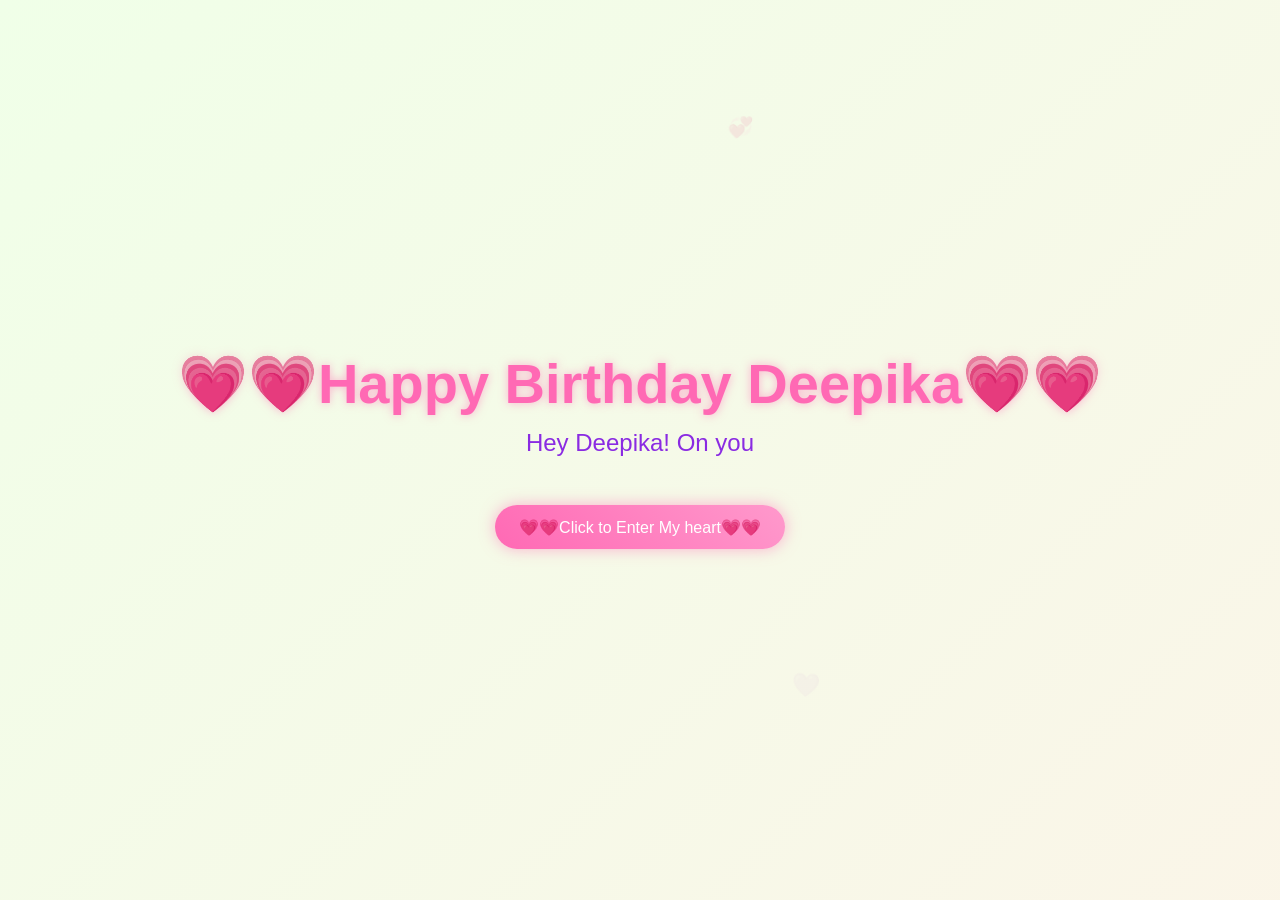
<file: wish website/index.html>
<!DOCTYPE html>
<html lang="en">
<head>
    <meta charset="UTF-8">
    <meta name="viewport" content="width=device-width, initial-scale=1.0">
    <title>Happy Birthday</title>
    <script src="https://cdnjs.cloudflare.com/ajax/libs/gsap/3.12.2/gsap.min.js"></script>
    <link rel="stylesheet" href="style.css">
    
</head>
<!-- you you are reading this code know that i love you and only you ,
  never doubt mmy loyalty and love for you ,
   you are the most important person in my life and 
   i will always be there for you no matter what happens , 
   i wish you a very happy birthday and may all your dreams come true ,
    i love you so much bhonduu 💖 -->
<body>
    <div class="container">
        <h1>💗💗Happy Birthday Deepika💗💗</h1>
        <div class="greeting"></div>
        <button class="cta-button">💗💗Click to Enter My heart💗💗</button>
    </div>

    <script src="script.js">
        
    </script>
</body>
</html>
</file>
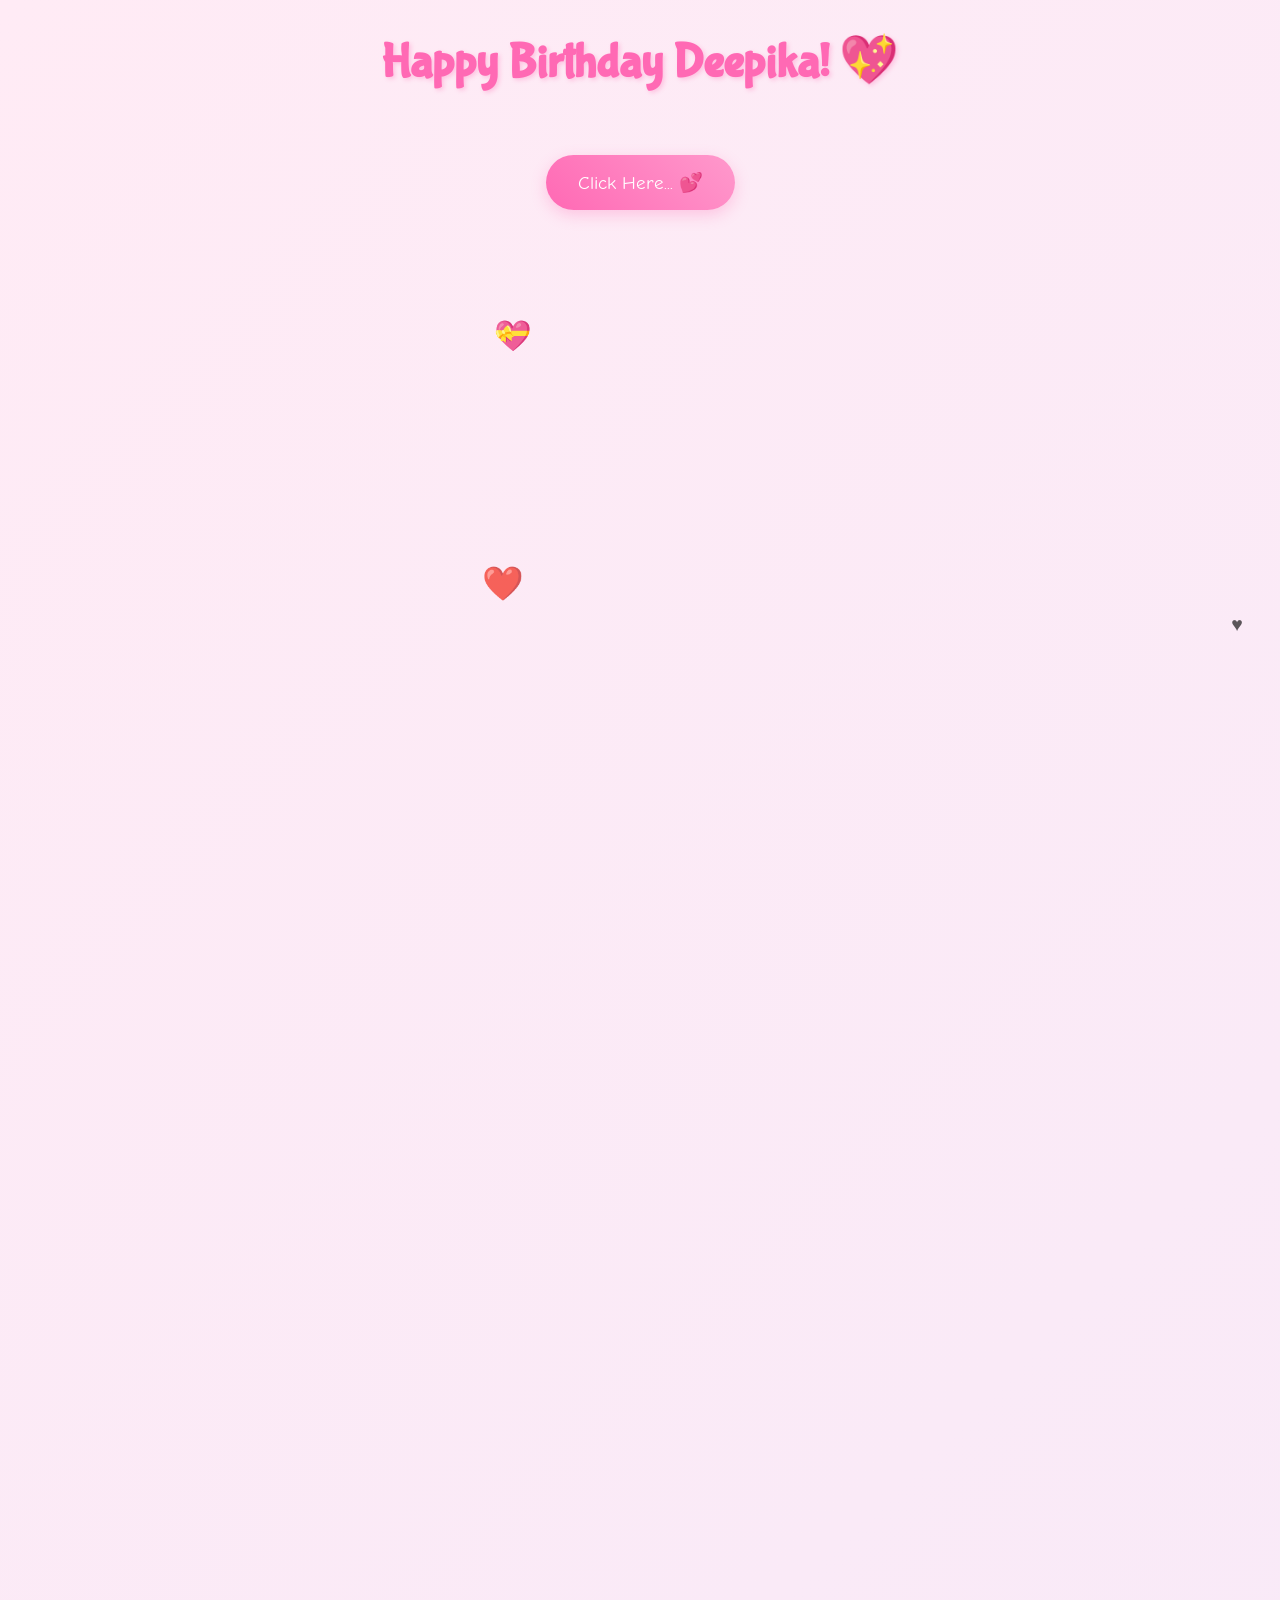
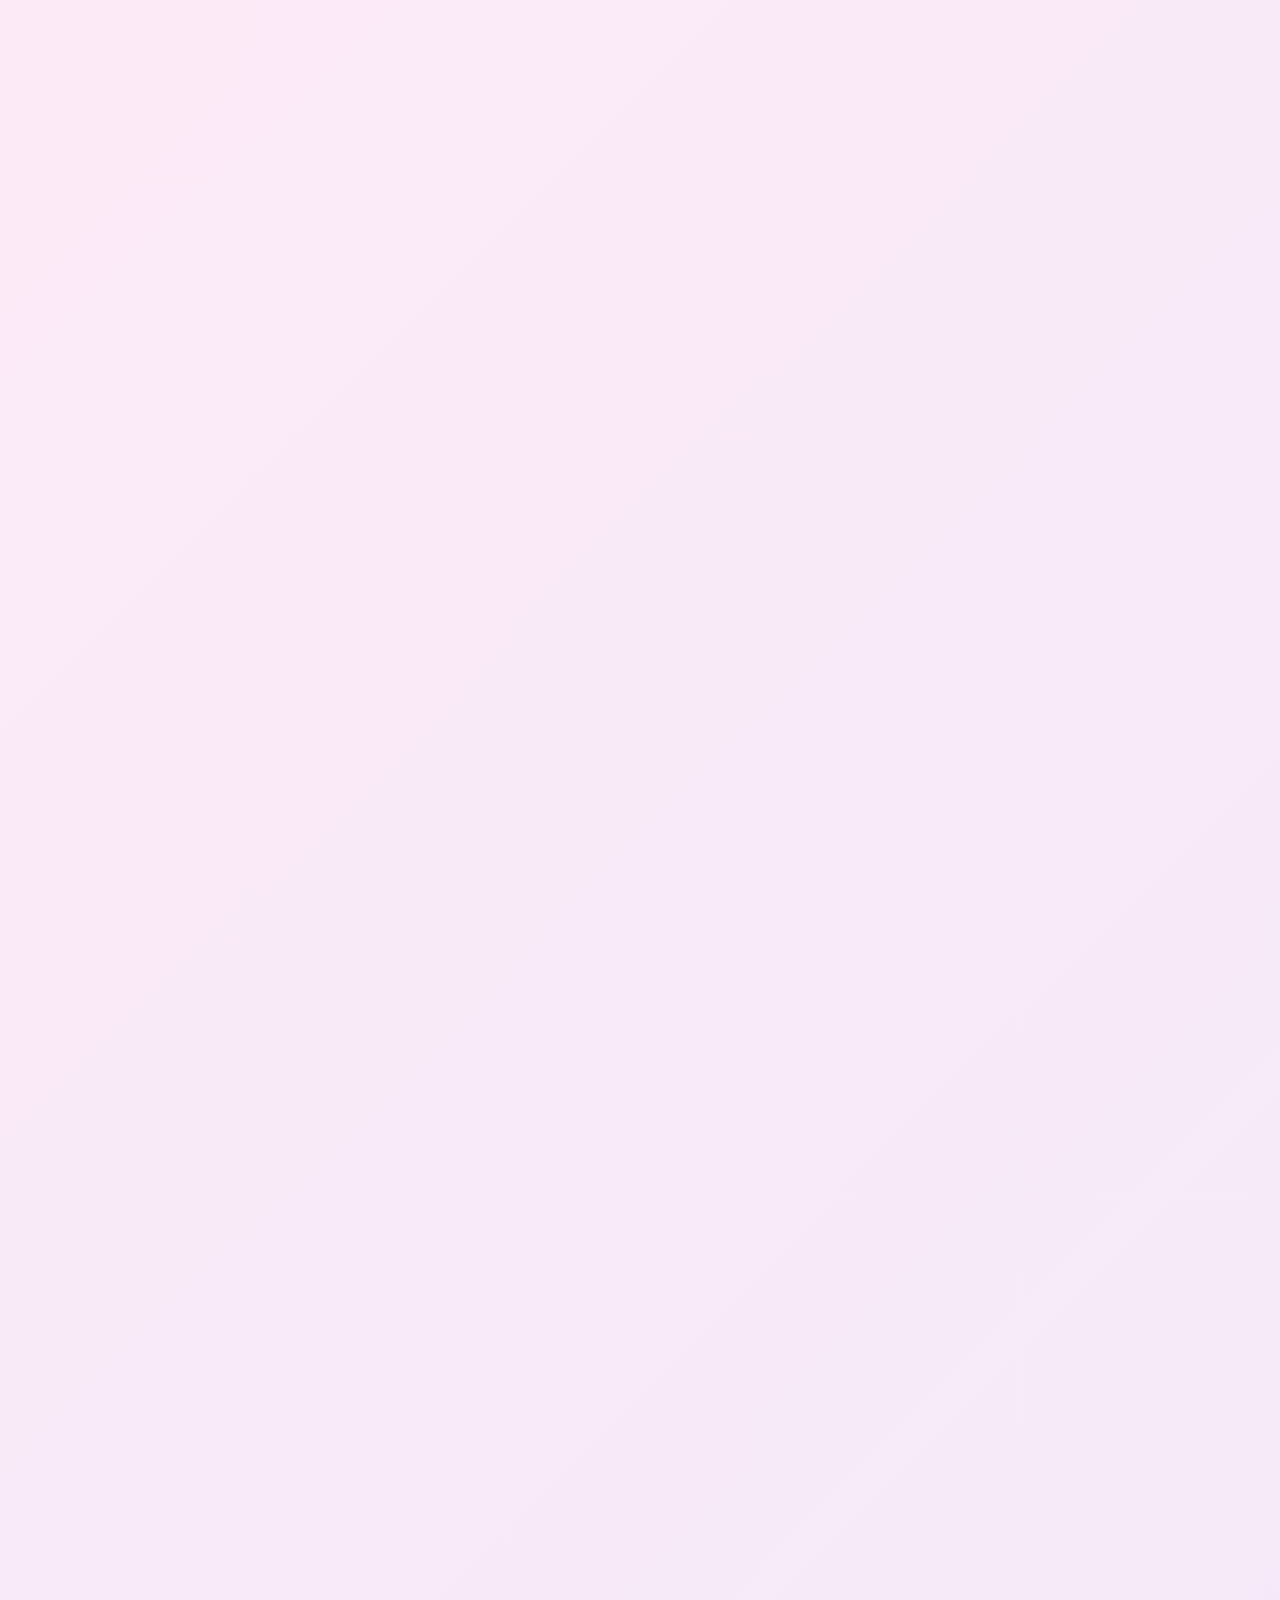
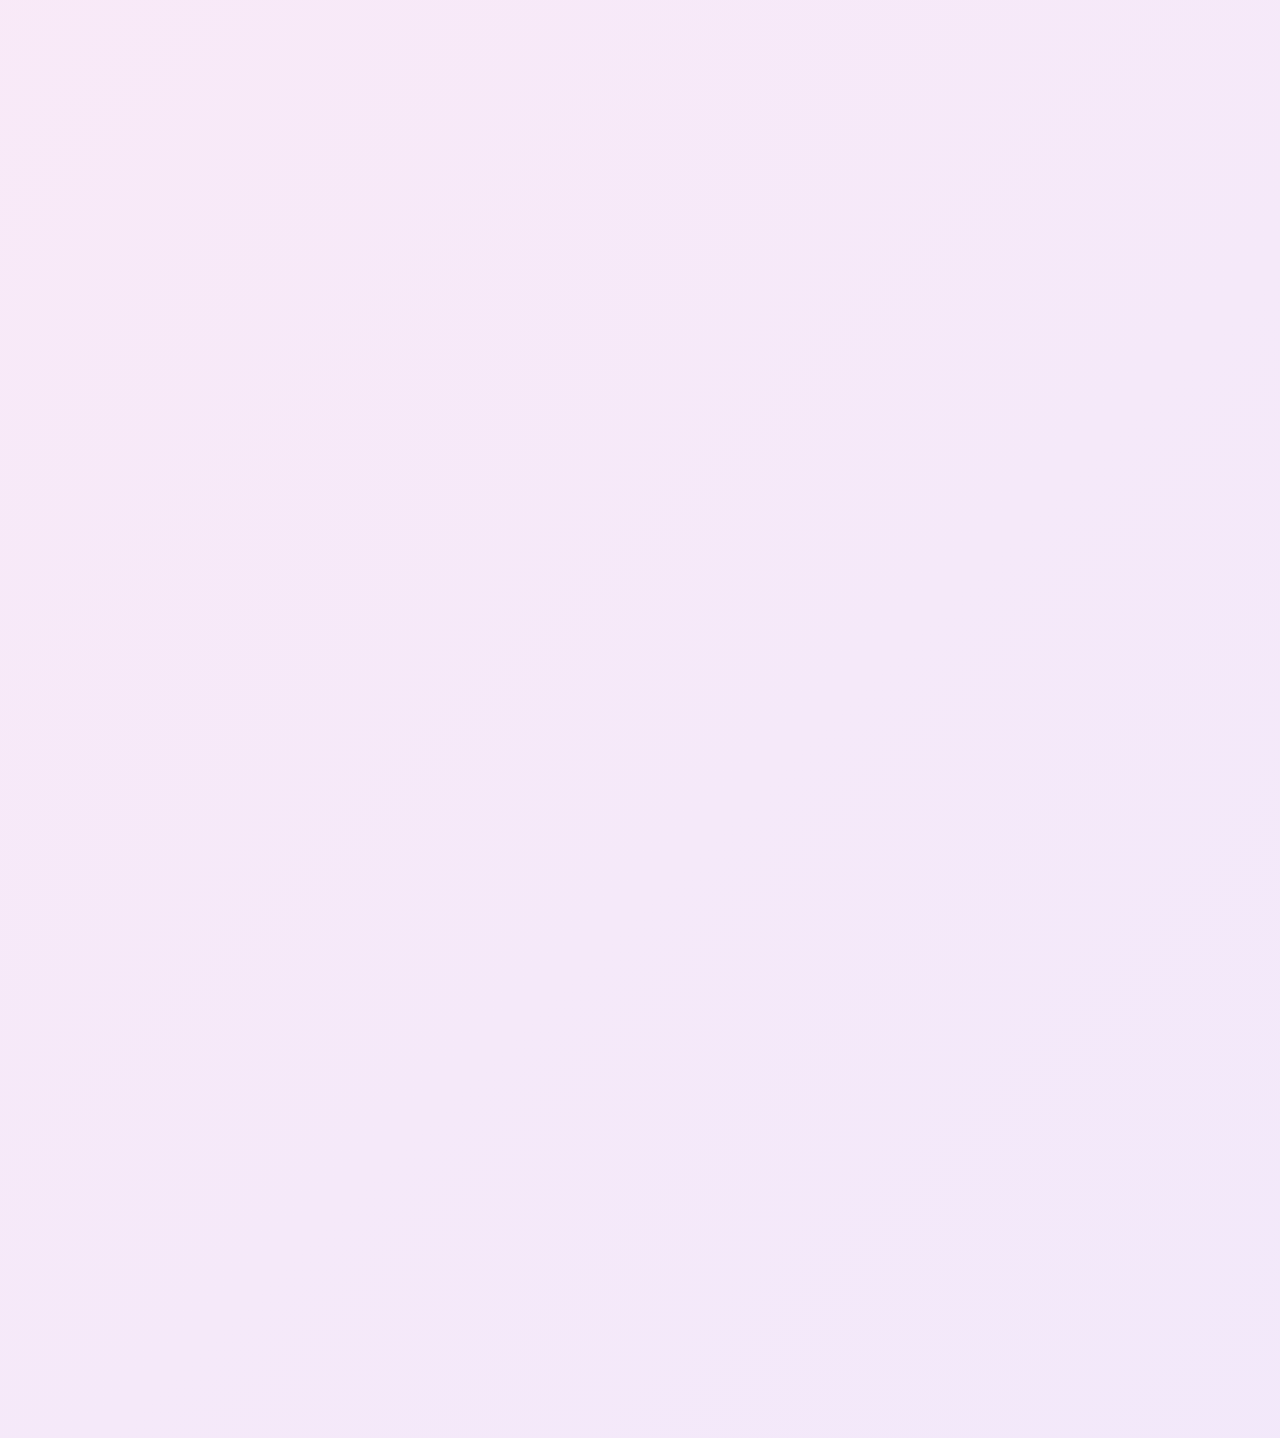
<file: wish website/cause.html>
<!DOCTYPE html>
<html lang="en">
<head>
    <meta charset="UTF-8">
    <meta name="viewport" content="width=device-width, initial-scale=1.0">
    <title>"I don't say it enough, but I want you to know that you are my world. You’re my best friend, my rock, and everything I could ever ask for. I’m so lucky to have you." 💖</title>
    <script src="https://cdnjs.cloudflare.com/ajax/libs/gsap/3.12.2/gsap.min.js"></script>
    <link rel="stylesheet" href="./cause.css">
    <style>
       
    </style>
</head>
<body>

    <div class="container">
        <h1>Happy Birthday Deepika! 💖</h1>
        
        <div id="reasons-container"></div>
        
        <button class="shuffle-button">Click Here... 💕</button>
        <div class="reason-counter"></div>

        <div class="ending-section">
            <div class="teddy-hug">
                <img src="./d1.jpg" alt="Teddy Hug">
            </div>
            <div class="ending-text">You're the Sweeeetestt ! 💖</div>
        </div>
    </div>

    <script src="cause.js">
       
    </script>
</body>
</html>
</file>
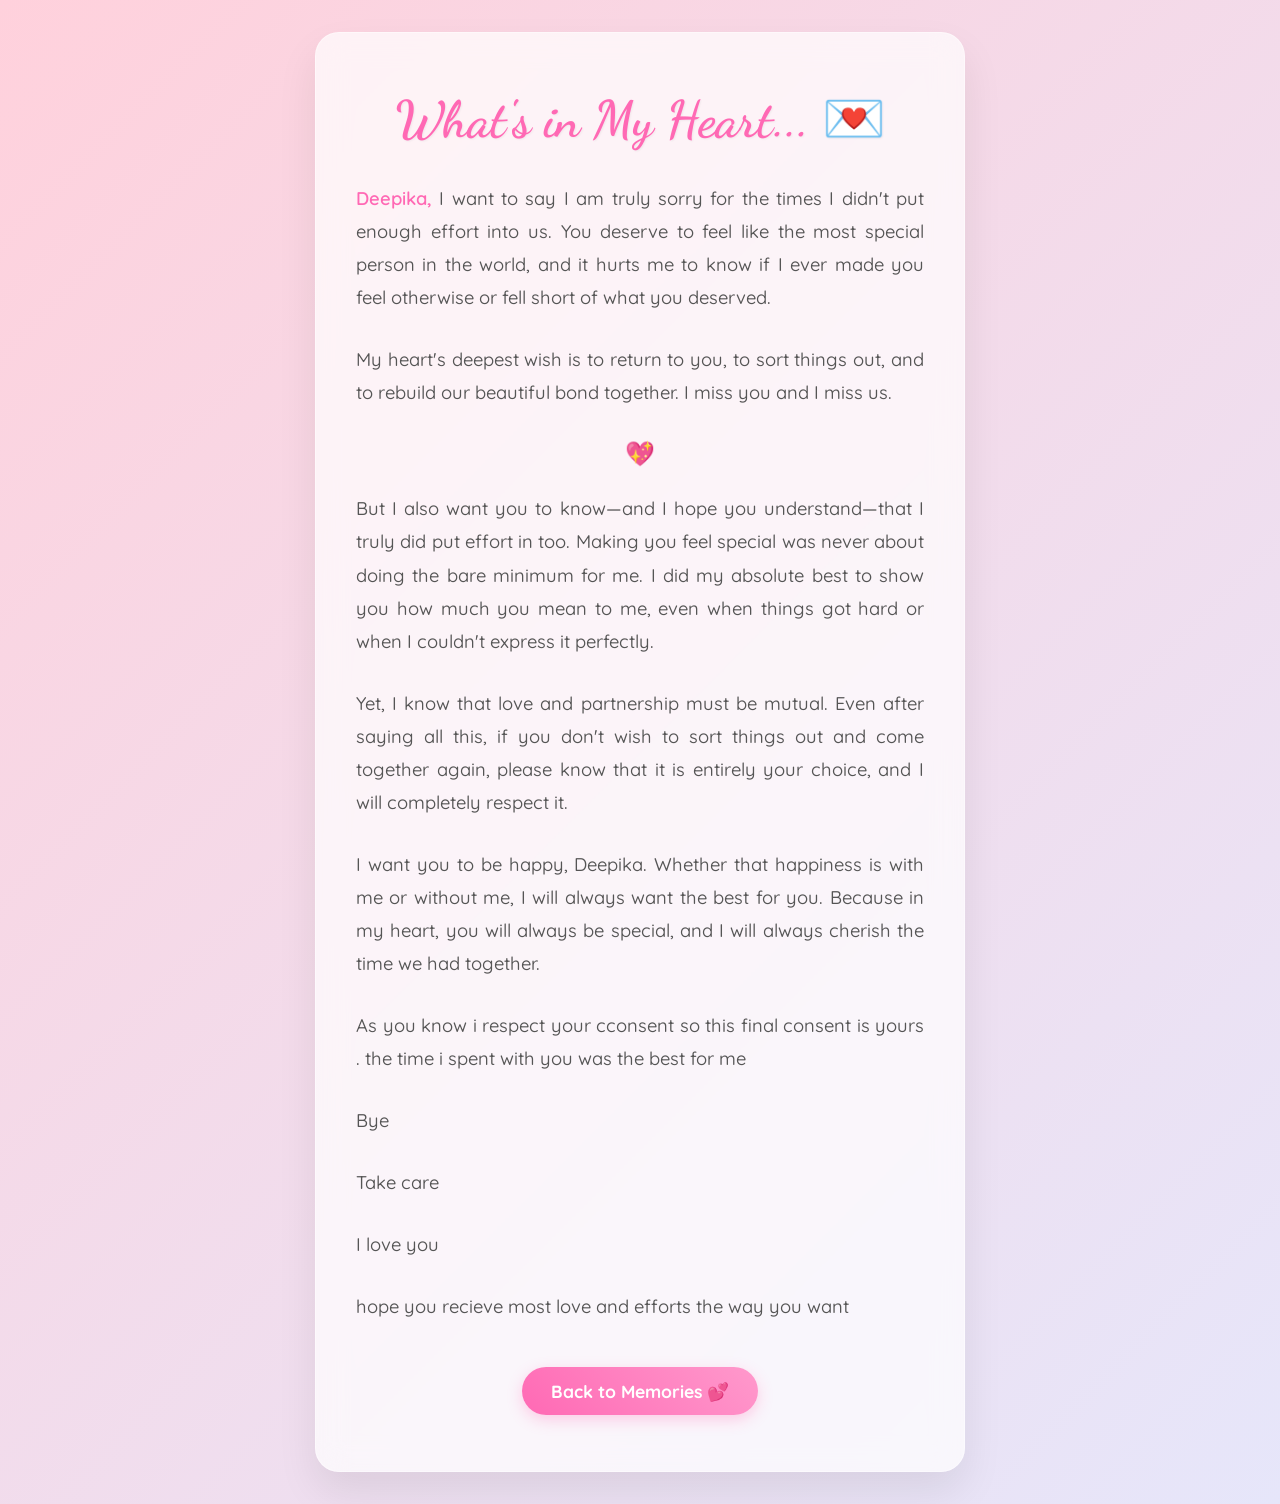
<file: wish website/final.html>
<!DOCTYPE html>
<html lang="en">

<head>
    <meta charset="UTF-8">
    <meta name="viewport" content="width=device-width, initial-scale=1.0">
    <title>A Message For You 💌</title>
    <style>
        @import url('https://fonts.googleapis.com/css2?family=Dancing+Script:wght@700&family=Quicksand:wght@300;400;500;600&display=swap');

        * {
            margin: 0;
            padding: 0;
            box-sizing: border-box;
        }

        body {
            min-height: 100vh;
            background: linear-gradient(135deg,
                    #ffd1dc 0%,
                    #e6e6fa 25%,
                    #ffefd5 50%,
                    #e6e6fa 75%,
                    #ffd1dc 100%);
            background-size: 400% 400%;
            animation: gradientFlow 15s ease infinite;
            font-family: 'Quicksand', sans-serif;
            overflow-x: hidden;
            display: flex;
            align-items: center;
            justify-content: center;
            padding: 2rem;
            color: #4a4a4a;
            opacity: 0;
            transition: opacity 1s ease;
        }

        @keyframes gradientFlow {
            0% {
                background-position: 0% 50%;
            }

            50% {
                background-position: 100% 50%;
            }

            100% {
                background-position: 0% 50%;
            }
        }

        /* Floating Hearts styling */
        @keyframes floatUp {
            0% {
                transform: translateY(0) rotate(0deg);
                opacity: 0.8;
            }

            100% {
                transform: translateY(-110vh) rotate(360deg);
                opacity: 0;
            }
        }

        /* Glassmorphism Card */
        .card {
            background: rgba(255, 255, 255, 0.7);
            backdrop-filter: blur(15px);
            -webkit-backdrop-filter: blur(15px);
            border: 1px solid rgba(255, 255, 255, 0.4);
            border-radius: 24px;
            padding: 3.5rem 2.5rem;
            max-width: 650px;
            width: 100%;
            box-shadow: 0 20px 40px rgba(0, 0, 0, 0.08);
            text-align: center;
            z-index: 10;
            position: relative;
            transform: translateY(30px);
            opacity: 0;
            animation: slideUpFade 1.2s cubic-bezier(0.4, 0, 0.2, 1) forwards;
        }

        @keyframes slideUpFade {
            to {
                transform: translateY(0);
                opacity: 1;
            }
        }

        h1 {
            font-family: 'Dancing Script', cursive;
            font-size: 3.2rem;
            color: #ff69b4;
            margin-bottom: 2rem;
            text-shadow: 1px 1px 2px rgba(0, 0, 0, 0.05);
        }

        p {
            font-size: 1.15rem;
            line-height: 1.8;
            margin-bottom: 1.8rem;
            font-weight: 450;
            color: #555;
            text-align: justify;
        }

        p strong {
            color: #ff69b4;
            font-weight: 600;
        }

        .heart-divider {
            font-size: 1.5rem;
            color: #ff69b4;
            margin: 1.5rem 0;
            animation: heartbeat 2s infinite;
        }

        @keyframes heartbeat {

            0%,
            100% {
                transform: scale(1);
            }

            50% {
                transform: scale(1.15);
            }
        }

        .back-btn {
            display: inline-block;
            background: linear-gradient(45deg, #ff69b4, #ff99cc);
            color: white;
            text-decoration: none;
            padding: 0.8rem 1.8rem;
            font-size: 1.1rem;
            border-radius: 50px;
            font-weight: bold;
            box-shadow: 0 5px 15px rgba(255, 105, 180, 0.3);
            transition: all 0.3s ease;
            margin-top: 15px;
            border: none;
            cursor: pointer;
            font-family: 'Quicksand', sans-serif;
        }

        .back-btn:hover {
            transform: translateY(-3px);
            box-shadow: 0 8px 20px rgba(255, 105, 180, 0.5);
        }

        /* Responsive Design */
        @media (max-width: 600px) {
            .card {
                padding: 2rem 1.5rem;
            }

            h1 {
                font-size: 2.5rem;
            }

            p {
                font-size: 1rem;
                line-height: 1.6;
                text-align: left;
            }
        }
    </style>
</head>

<body>
    <div class="card">
        <h1>What's in My Heart... 💌</h1>

        <p><strong>Deepika,</strong> I want to say I am truly sorry for the times I didn't put enough effort into us.
            You deserve to feel like the most special person in the world, and it hurts me to know if I ever made you
            feel otherwise or fell short of what you deserved.</p>

        <p>My heart's deepest wish is to return to you, to sort things out, and to rebuild our beautiful bond together.
            I miss you and I miss us.</p>

        <div class="heart-divider">💖</div>

        <p>But I also want you to know—and I hope you understand—that I truly did put effort in too. Making you feel
            special was never about doing the bare minimum for me. I did my absolute best to show you how much you mean
            to me, even when things got hard or when I couldn't express it perfectly.</p>

        <p>Yet, I know that love and partnership must be mutual. Even after saying all this, if you don't wish to sort
            things out and come together again, please know that it is entirely your choice, and I will completely
            respect it.</p>

        <p>I want you to be happy, Deepika. Whether that happiness is with me or without me, I will always want the best
            for you. Because in my heart, you will always be special, and I will always cherish the time we had
            together.</p>

        <p>As you know i respect your cconsent so this final consent is yours . the time i spent with you was the best
            for me</p>

        <p>Bye</p>

        <p>Take care</p>

        <p>I love you </p>

        <p>hope you recieve most love and efforts the way you want</p>


        <button class="back-btn" id="backBtn">Back to Memories 💕</button>
    </div>

    <script>
        // Fade in body on load
        window.onload = () => {
            document.body.style.opacity = '1';
        };

        // Floating Hearts
        const hearts = ['💖', '💗', '💕', '💓', '💝', '💘', '💞', '❤️', '🩷', '♥️', '🤍', '💜', '🧡'];
        function createHeart() {
            const heart = document.createElement('div');
            heart.innerHTML = hearts[Math.floor(Math.random() * hearts.length)];
            heart.style.position = 'fixed';
            heart.style.left = Math.random() * 100 + 'vw';
            heart.style.bottom = '-50px';
            heart.style.pointerEvents = 'none';
            heart.style.zIndex = '2';
            heart.style.fontSize = (Math.random() * 20 + 10) + 'px';
            heart.style.animation = `floatUp ${Math.random() * 5 + 5}s linear forwards`;
            document.body.appendChild(heart);
            setTimeout(() => heart.remove(), 10000);
        }
        setInterval(createHeart, 800);

        // Back button transition
        document.getElementById('backBtn').addEventListener('click', () => {
            document.body.style.transition = 'opacity 1s ease';
            document.body.style.opacity = '0';
            setTimeout(() => {
                window.location.href = 'last.html';
            }, 1000);
        });
    </script>
</body>

</html>
</file>
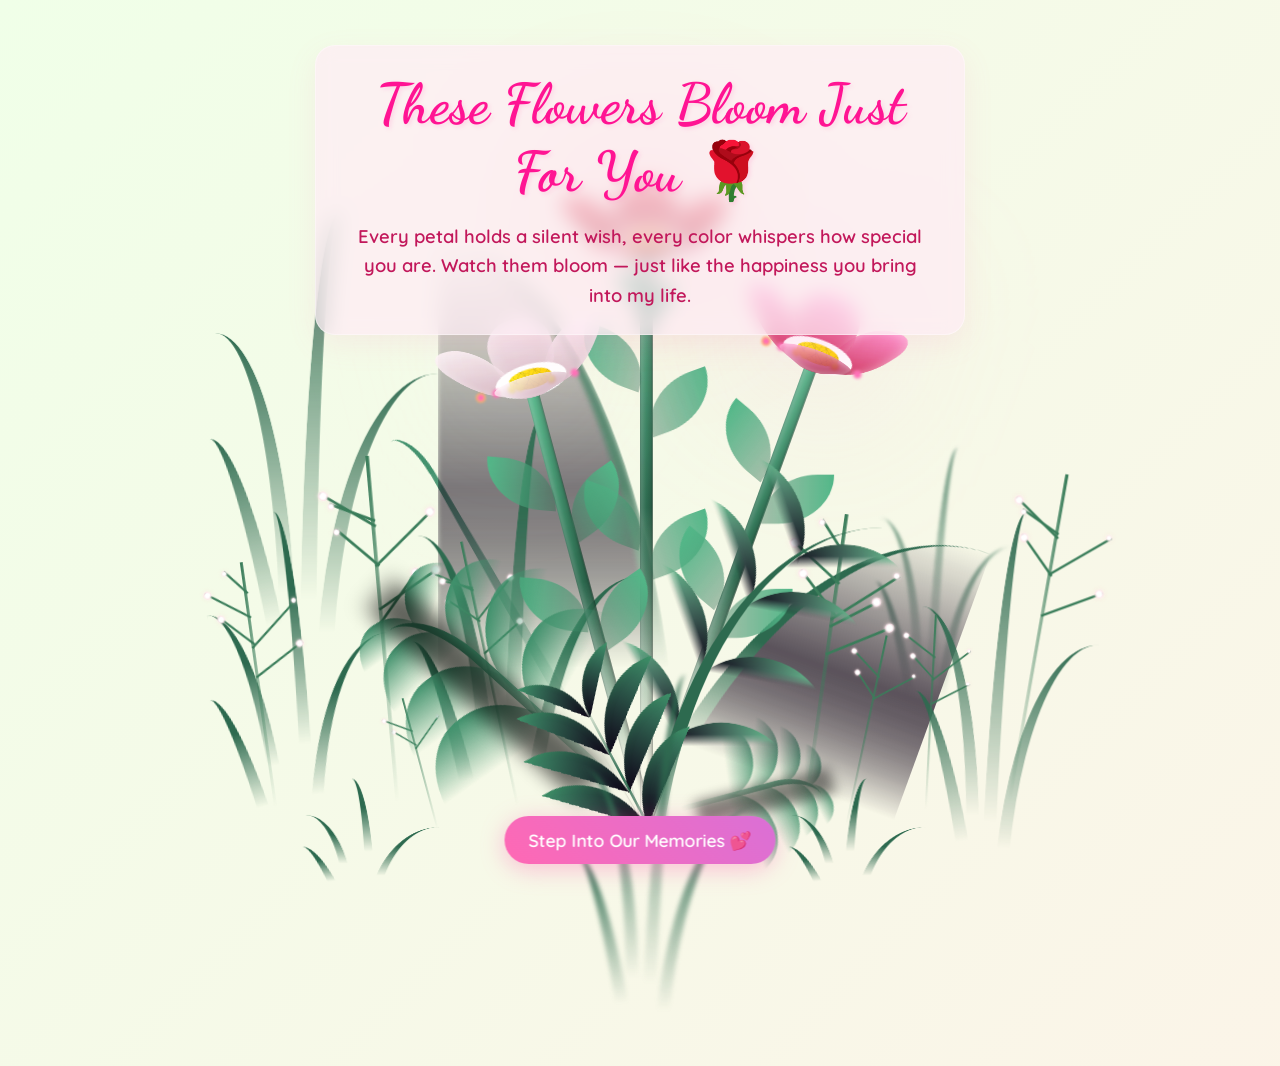
<file: wish website/flowers.html>
<!DOCTYPE html>
<html lang="en">
<head>
    <meta charset="UTF-8">
    <meta name="viewport" content="width=device-width, initial-scale=1.0">
    <title>Flowers For You 🌹</title>
    <link rel="stylesheet" href="https://fonts.googleapis.com/css2?family=Dancing+Script:wght@700&family=Quicksand:wght@400;500;600&display=swap">
    <style>
        *, *::after, *::before {
            padding: 0;
            margin: 0;
            box-sizing: border-box;
        }

        :root {
            --dark-color: #0d0015;
        }

        body {
            display: flex;
            align-items: flex-end;
            justify-content: center;
            min-height: 100vh;
            background: linear-gradient(-45deg, #fee9f7, #e8f5fe, #fef2e8, #f0ffe8);
            background-size: 400% 400%;
            animation: gradientBG 15s ease infinite;
            overflow: hidden;
            perspective: 1000px;
            font-family: 'Quicksand', sans-serif;
        }

        @keyframes gradientBG {
            0% { background-position: 0% 50%; }
            50% { background-position: 100% 50%; }
            100% { background-position: 0% 50%; }
        }

        /* ===== Night Sky Background ===== */
        .night {
            display: none;
        }

        /* ===== Page Title Overlay ===== */
        .page-title {
            position: fixed;
            top: 5%;
            left: 50%;
            transform: translateX(-50%);
            text-align: center;
            z-index: 100;
            opacity: 0;
            animation: fadeInTitle 2s 3s forwards;
            width: 90%;
            max-width: 650px;
            background: rgba(255, 235, 245, 0.7);
            backdrop-filter: blur(10px);
            -webkit-backdrop-filter: blur(10px);
            border: 1px solid rgba(255, 255, 255, 0.4);
            border-radius: 20px;
            padding: 1.5rem 2rem;
            box-shadow: 0 10px 30px rgba(255, 105, 180, 0.1);
        }

        .page-title h1 {
            font-family: 'Dancing Script', cursive;
            font-size: 3.5rem;
            color: #ff1493;
            text-shadow: 2px 2px 4px rgba(255, 105, 180, 0.2);
            margin-bottom: 1rem;
        }

        .page-title p {
            font-size: 1.15rem;
            color: #c2185b;
            font-weight: 600;
            max-width: 600px;
            margin: 0 auto;
            line-height: 1.6;
        }

        @keyframes fadeInTitle {
            0% { opacity: 0; transform: translateX(-50%) translateY(20px); }
            100% { opacity: 1; transform: translateX(-50%) translateY(0); }
        }

        /* ===== Continue Button ===== */
        .continue-wrapper {
            position: fixed;
            bottom: 4%;
            left: 50%;
            transform: translateX(-50%);
            z-index: 100;
            opacity: 0;
            animation: fadeInTitle 2s 7s forwards;
        }

        .continue-btn {
            padding: 0.8rem 1.5rem;
            font-size: 1.1rem;
            font-family: 'Quicksand', sans-serif;
            font-weight: 600;
            background: linear-gradient(45deg, #ff69b4, #da70d6);
            color: white;
            border: none;
            border-radius: 50px;
            cursor: pointer;
            box-shadow: 0 5px 25px rgba(255, 105, 180, 0.4);
            transition: all 0.3s;
            animation: btnFloat 3s ease-in-out infinite;
        }

        .continue-btn:hover {
            transform: scale(1.1);
            box-shadow: 0 8px 35px rgba(255, 105, 180, 0.6);
        }

        @keyframes btnFloat {
            0%, 100% { transform: translateY(0); }
            50% { transform: translateY(-6px); }
        }

        /* ===== Flowers Container ===== */
        .flowers {
            position: relative;
            transform: scale(0.9);
        }

        /* ===== Flower Base ===== */
        .flower {
            position: absolute;
            bottom: 10vmin;
            transform-origin: bottom center;
            z-index: 10;
            --fl-speed: 0.8s;
        }

        /* --- Flower 1: Red Rose --- */
        .flower--1 {
            animation: moving-flower-1 4s linear infinite;
        }
        .flower--1 .flower__line {
            height: 70vmin;
            animation-delay: 0.3s;
        }
        .flower--1 .flower__line__leaf--1 { animation: blooming-leaf-right var(--fl-speed) 1.6s backwards; }
        .flower--1 .flower__line__leaf--2 { animation: blooming-leaf-right var(--fl-speed) 1.4s backwards; }
        .flower--1 .flower__line__leaf--3 { animation: blooming-leaf-left var(--fl-speed) 1.2s backwards; }
        .flower--1 .flower__line__leaf--4 { animation: blooming-leaf-left var(--fl-speed) 1s backwards; }
        .flower--1 .flower__line__leaf--5 { animation: blooming-leaf-right var(--fl-speed) 1.8s backwards; }
        .flower--1 .flower__line__leaf--6 { animation: blooming-leaf-left var(--fl-speed) 2s backwards; }

        .flower--1 .flower__leaf {
            background-color: #e63946;
            background-image: linear-gradient(to top, #8b0000, #e63946);
        }
        .flower--1 .flower__leaf--4 {
            background-image: linear-gradient(to top, #6b0f1a, #c1121f);
        }
        .flower--1 .flower__leafs::after {
            background-color: #ff4d6d;
        }

        /* --- Flower 2: Pink Rose --- */
        .flower--2 {
            left: 50%;
            transform: rotate(20deg);
            animation: moving-flower-2 4s linear infinite;
        }
        .flower--2 .flower__line {
            height: 60vmin;
            animation-delay: 0.6s;
        }
        .flower--2 .flower__line__leaf--1 { animation: blooming-leaf-right var(--fl-speed) 1.9s backwards; }
        .flower--2 .flower__line__leaf--2 { animation: blooming-leaf-right var(--fl-speed) 1.7s backwards; }
        .flower--2 .flower__line__leaf--3 { animation: blooming-leaf-left var(--fl-speed) 1.5s backwards; }
        .flower--2 .flower__line__leaf--4 { animation: blooming-leaf-left var(--fl-speed) 1.3s backwards; }

        .flower--2 .flower__leaf {
            background-color: #ff69b4;
            background-image: linear-gradient(to top, #c9184a, #ff85c8);
        }
        .flower--2 .flower__leaf--4 {
            background-image: linear-gradient(to top, #a4133c, #ff99cc);
        }
        .flower--2 .flower__leafs::after {
            background-color: #ffb3d9;
        }

        /* --- Flower 3: White Rose --- */
        .flower--3 {
            left: 50%;
            transform: rotate(-15deg);
            animation: moving-flower-3 4s linear infinite;
        }
        .flower--3 .flower__line {
            animation-delay: 0.9s;
        }
        .flower--3 .flower__line__leaf--1 { animation: blooming-leaf-right var(--fl-speed) 2.5s backwards; }
        .flower--3 .flower__line__leaf--2 { animation: blooming-leaf-right var(--fl-speed) 2.3s backwards; }
        .flower--3 .flower__line__leaf--3 { animation: blooming-leaf-left var(--fl-speed) 2.1s backwards; }
        .flower--3 .flower__line__leaf--4 { animation: blooming-leaf-left var(--fl-speed) 1.9s backwards; }

        .flower--3 .flower__leaf {
            background-color: #fff0f5;
            background-image: linear-gradient(to top, #dbb7c5, #fff5f8);
        }
        .flower--3 .flower__leaf--4 {
            background-image: linear-gradient(to top, #c9a0b0, #fff0f5);
        }
        .flower--3 .flower__leafs::after {
            background-color: rgba(255, 240, 245, 0.7);
        }

        /* ===== Petals (leafs) Container ===== */
        .flower__leafs {
            position: relative;
            animation: blooming-flower 2s backwards;
        }
        .flower__leafs--1 { animation-delay: 1.1s; }
        .flower__leafs--2 { animation-delay: 1.4s; }
        .flower__leafs--3 { animation-delay: 1.7s; }

        .flower__leafs::after {
            content: "";
            position: absolute;
            left: 0;
            top: 0;
            transform: translate(-50%, -100%);
            width: 8vmin;
            height: 8vmin;
            background-color: #ff69b4;
            filter: blur(10vmin);
        }

        /* ===== Individual Petals ===== */
        .flower__leaf {
            position: absolute;
            bottom: 0;
            left: 50%;
            width: 8vmin;
            height: 11vmin;
            border-radius: 51% 49% 47% 53% / 44% 45% 55% 69%;
            background-color: #ff69b4;
            background-image: linear-gradient(to top, #c9184a, #ff69b4);
            transform-origin: bottom center;
            opacity: 0.9;
            box-shadow: inset 0 0 2vmin rgba(255, 255, 255, 0.5);
        }
        .flower__leaf--1 { transform: translate(-10%, 1%) rotateY(40deg) rotateX(-50deg); }
        .flower__leaf--2 { transform: translate(-50%, -4%) rotateX(40deg); }
        .flower__leaf--3 { transform: translate(-90%, 0%) rotateY(45deg) rotateX(50deg); }
        .flower__leaf--4 {
            width: 8vmin;
            height: 8vmin;
            transform-origin: bottom left;
            border-radius: 4vmin 10vmin 4vmin 4vmin;
            transform: translate(-0%, 18%) rotateX(70deg) rotate(-43deg);
            background-image: linear-gradient(to top, #a4133c, #ff69b4);
            z-index: 1;
            opacity: 0.8;
        }

        /* ===== Flower Center ===== */
        .flower__white-circle {
            position: absolute;
            left: -3.5vmin;
            top: -3vmin;
            width: 9vmin;
            height: 4vmin;
            border-radius: 50%;
            background-color: #fff;
        }
        .flower__white-circle::after {
            content: "";
            position: absolute;
            left: 50%;
            top: 45%;
            transform: translate(-50%, -50%);
            width: 60%;
            height: 60%;
            border-radius: inherit;
            background-image:
                repeating-linear-gradient(135deg, rgba(0,0,0,0.03) 0px, rgba(0,0,0,0.03) 1px, transparent 1px, transparent 12px),
                repeating-linear-gradient(45deg, rgba(0,0,0,0.03) 0px, rgba(0,0,0,0.03) 1px, transparent 1px, transparent 12px),
                repeating-linear-gradient(67.5deg, rgba(0,0,0,0.03) 0px, rgba(0,0,0,0.03) 1px, transparent 1px, transparent 12px),
                repeating-linear-gradient(135deg, rgba(0,0,0,0.03) 0px, rgba(0,0,0,0.03) 1px, transparent 1px, transparent 12px),
                repeating-linear-gradient(45deg, rgba(0,0,0,0.03) 0px, rgba(0,0,0,0.03) 1px, transparent 1px, transparent 12px),
                repeating-linear-gradient(112.5deg, rgba(0,0,0,0.03) 0px, rgba(0,0,0,0.03) 1px, transparent 1px, transparent 12px),
                repeating-linear-gradient(112.5deg, rgba(0,0,0,0.03) 0px, rgba(0,0,0,0.03) 1px, transparent 1px, transparent 12px),
                repeating-linear-gradient(45deg, rgba(0,0,0,0.03) 0px, rgba(0,0,0,0.03) 1px, transparent 1px, transparent 12px),
                repeating-linear-gradient(22.5deg, rgba(0,0,0,0.03) 0px, rgba(0,0,0,0.03) 1px, transparent 1px, transparent 12px),
                repeating-linear-gradient(45deg, rgba(0,0,0,0.03) 0px, rgba(0,0,0,0.03) 1px, transparent 1px, transparent 12px),
                repeating-linear-gradient(22.5deg, rgba(0,0,0,0.03) 0px, rgba(0,0,0,0.03) 1px, transparent 1px, transparent 12px),
                repeating-linear-gradient(135deg, rgba(0,0,0,0.03) 0px, rgba(0,0,0,0.03) 1px, transparent 1px, transparent 12px),
                repeating-linear-gradient(157.5deg, rgba(0,0,0,0.03) 0px, rgba(0,0,0,0.03) 1px, transparent 1px, transparent 12px),
                repeating-linear-gradient(67.5deg, rgba(0,0,0,0.03) 0px, rgba(0,0,0,0.03) 1px, transparent 1px, transparent 12px),
                repeating-linear-gradient(67.5deg, rgba(0,0,0,0.03) 0px, rgba(0,0,0,0.03) 1px, transparent 1px, transparent 12px),
                linear-gradient(90deg, rgb(255, 235, 18), rgb(255, 206, 0));
        }

        /* ===== Stem ===== */
        .flower__line {
            height: 55vmin;
            width: 1.5vmin;
            background-image:
                linear-gradient(to left, rgba(0,0,0,0.2), transparent, rgba(255,255,255,0.2)),
                linear-gradient(to top, transparent 10%, #2d6a4f, #52b788);
            box-shadow: inset 0 0 2px rgba(0,0,0,0.5);
            animation: grow-flower-tree 4s backwards;
        }

        /* ===== Stem Leaves ===== */
        .flower__line__leaf {
            --w: 7vmin;
            --h: calc(var(--w) + 2vmin);
            position: absolute;
            top: 20%;
            left: 90%;
            width: var(--w);
            height: var(--h);
            border-top-right-radius: var(--h);
            border-bottom-left-radius: var(--h);
            background-image: linear-gradient(to top, rgba(45, 106, 79, 0.4), #52b788);
        }
        .flower__line__leaf--1 { transform: rotate(70deg) rotateY(30deg); }
        .flower__line__leaf--2 { top: 45%; transform: rotate(70deg) rotateY(30deg); }
        .flower__line__leaf--3,
        .flower__line__leaf--4,
        .flower__line__leaf--6 {
            border-top-right-radius: 0;
            border-bottom-left-radius: 0;
            border-top-left-radius: var(--h);
            border-bottom-right-radius: var(--h);
            left: -460%;
            top: 12%;
            transform: rotate(-70deg) rotateY(30deg);
        }
        .flower__line__leaf--4 { top: 40%; }
        .flower__line__leaf--5 {
            top: 0;
            transform-origin: left;
            transform: rotate(70deg) rotateY(30deg) scale(0.6);
        }
        .flower__line__leaf--6 {
            top: -2%;
            left: -450%;
            transform-origin: right;
            transform: rotate(-70deg) rotateY(30deg) scale(0.6);
        }

        /* ===== Light Particles ===== */
        .flower__light {
            position: absolute;
            bottom: 0vmin;
            width: 1vmin;
            height: 1vmin;
            background-color: rgb(255, 251, 0);
            border-radius: 50%;
            filter: blur(0.2vmin);
            animation: light-ans 4s linear infinite backwards;
        }
        .flower__light:nth-child(odd) { background-color: #ff69b4; }
        .flower__light--1 { left: -2vmin; animation-delay: 1s; }
        .flower__light--2 { left: 3vmin; animation-delay: 0.5s; }
        .flower__light--3 { left: -6vmin; animation-delay: 0.3s; }
        .flower__light--4 { left: 6vmin; animation-delay: 0.9s; }
        .flower__light--5 { left: -1vmin; animation-delay: 1.5s; }
        .flower__light--6 { left: -4vmin; animation-delay: 3s; }
        .flower__light--7 { left: 3vmin; animation-delay: 2s; }
        .flower__light--8 { left: -6vmin; animation-delay: 3.5s; }

        /* ===== Grass & Greenery ===== */
        .flower__grass {
            --c: #40916c;
            --line-w: 1.5vmin;
            position: absolute;
            bottom: 12vmin;
            left: -7vmin;
            display: flex;
            flex-direction: column;
            align-items: flex-end;
            z-index: 20;
            transform-origin: bottom center;
            transform: rotate(-48deg) rotateY(40deg);
        }
        .flower__grass--1 { animation: moving-grass 2s linear infinite; }
        .flower__grass--2 {
            left: 2vmin;
            bottom: 10vmin;
            transform: scale(0.5) rotate(75deg) rotateX(10deg) rotateY(-200deg);
            opacity: 0.8;
            z-index: 0;
            animation: moving-grass--2 1.5s linear infinite;
        }
        .flower__grass--top {
            width: 7vmin;
            height: 10vmin;
            border-top-right-radius: 100%;
            border-right: var(--line-w) solid var(--c);
            transform-origin: bottom center;
            transform: rotate(-2deg);
        }
        .flower__grass--bottom {
            margin-top: -2px;
            width: var(--line-w);
            height: 25vmin;
            background-image: linear-gradient(to top, transparent, var(--c));
        }

        .flower__grass__leaf {
            --size: 10vmin;
            position: absolute;
            width: calc(var(--size) * 2.1);
            height: var(--size);
            border-top-left-radius: var(--size);
            border-top-right-radius: var(--size);
            background-image: linear-gradient(to top, transparent, transparent 30%, var(--c));
            z-index: 100;
        }
        .flower__grass__leaf--1 { top: -6%; left: 30%; --size: 6vmin; transform: rotate(-20deg); animation: growing-grass-ans--1 2s 2.6s backwards; }
        .flower__grass__leaf--2 { top: -5%; left: -110%; --size: 6vmin; transform: rotate(10deg); animation: growing-grass-ans--2 2s 2.4s linear backwards; }
        .flower__grass__leaf--3 { top: 5%; left: 60%; --size: 8vmin; transform: rotate(-18deg) rotateX(-20deg); animation: growing-grass-ans--3 2s 2.2s linear backwards; }
        .flower__grass__leaf--4 { top: 6%; left: -135%; --size: 8vmin; transform: rotate(2deg); animation: growing-grass-ans--4 2s 2s linear backwards; }
        .flower__grass__leaf--5 { top: 20%; left: 60%; --size: 10vmin; transform: rotate(-24deg) rotateX(-20deg); animation: growing-grass-ans--5 2s 1.8s linear backwards; }
        .flower__grass__leaf--6 { top: 22%; left: -180%; --size: 10vmin; transform: rotate(10deg); animation: growing-grass-ans--6 2s 1.6s linear backwards; }
        .flower__grass__leaf--7 { top: 39%; left: 70%; --size: 10vmin; transform: rotate(-10deg); animation: growing-grass-ans--7 2s 1.4s linear backwards; }
        .flower__grass__leaf--8 { top: 40%; left: -215%; --size: 11vmin; transform: rotate(10deg); animation: growing-grass-ans--8 2s 1.2s linear backwards; }

        .flower__grass__overlay {
            position: absolute;
            top: -10%;
            right: 0%;
            width: 100%;
            height: 100%;
            background-color: rgba(0, 0, 0, 0.6);
            filter: blur(1.5vmin);
            z-index: 100;
        }

        @keyframes growing-grass-ans--1 { 0% { transform-origin: bottom left; transform: rotate(-20deg) scale(0); } }
        @keyframes growing-grass-ans--2 { 0% { transform-origin: bottom right; transform: rotate(10deg) scale(0); } }
        @keyframes growing-grass-ans--3 { 0% { transform-origin: bottom left; transform: rotate(-18deg) rotateX(-20deg) scale(0); } }
        @keyframes growing-grass-ans--4 { 0% { transform-origin: bottom right; transform: rotate(2deg) scale(0); } }
        @keyframes growing-grass-ans--5 { 0% { transform-origin: bottom left; transform: rotate(-24deg) rotateX(-20deg) scale(0); } }
        @keyframes growing-grass-ans--6 { 0% { transform-origin: bottom right; transform: rotate(10deg) scale(0); } }
        @keyframes growing-grass-ans--7 { 0% { transform-origin: bottom left; transform: rotate(-10deg) scale(0); } }
        @keyframes growing-grass-ans--8 { 0% { transform-origin: bottom right; transform: rotate(10deg) scale(0); } }

        /* ===== Long Green Stem ===== */
        .flower__g-long {
            --w: 2vmin;
            --h: 6vmin;
            --c: #40916c;
            position: absolute;
            bottom: 10vmin;
            left: -3vmin;
            transform-origin: bottom center;
            transform: rotate(-30deg) rotateY(-20deg);
            display: flex;
            flex-direction: column;
            align-items: flex-end;
            animation: flower-g-long-ans 3s linear infinite;
        }
        .flower__g-long__top {
            top: calc(var(--h) * -1);
            width: calc(var(--w) + 1vmin);
            height: var(--h);
            border-top-right-radius: 100%;
            border-right: 0.7vmin solid var(--c);
            transform: translate(-0.7vmin, 1vmin);
        }
        .flower__g-long__bottom {
            width: var(--w);
            height: 50vmin;
            transform-origin: bottom center;
            background-image: linear-gradient(to top, transparent 30%, var(--c));
            box-shadow: inset 0 0 2px rgba(0,0,0,0.5);
            clip-path: polygon(35% 0, 65% 1%, 100% 100%, 0% 100%);
        }

        @keyframes flower-g-long-ans {
            0%, 100% { transform: rotate(-30deg) rotateY(-20deg); }
            50% { transform: rotate(-32deg) rotateY(-20deg); }
        }

        /* ===== Right-side Large Leaves ===== */
        .flower__g-right {
            position: absolute;
            bottom: 6vmin;
            left: -2vmin;
            transform-origin: bottom left;
            transform: rotate(20deg);
        }
        .flower__g-right .leaf {
            width: 30vmin;
            height: 50vmin;
            border-top-left-radius: 100%;
            border-left: 2vmin solid #2d6a4f;
            background-image: linear-gradient(to bottom, transparent, var(--dark-color) 60%);
            -webkit-mask-image: linear-gradient(to top, transparent 30%, #2d6a4f 60%);
        }
        .flower__g-right--1 { animation: flower-g-right-ans 2.5s linear infinite; }
        .flower__g-right--2 {
            left: 5vmin;
            transform: rotateY(-180deg);
            animation: flower-g-right-ans--2 3s linear infinite;
        }
        .flower__g-right--2 .leaf {
            height: 75vmin;
            filter: blur(0.3vmin);
            opacity: 0.8;
        }

        @keyframes flower-g-right-ans {
            0%, 100% { transform: rotate(20deg); }
            50% { transform: rotate(24deg) rotateX(-20deg); }
        }
        @keyframes flower-g-right-ans--2 {
            0%, 100% { transform: rotateY(-180deg) rotate(0deg) rotateX(-20deg); }
            50% { transform: rotateY(-180deg) rotate(6deg) rotateX(-20deg); }
        }

        /* ===== Front Greenery ===== */
        .flower__g-front {
            position: absolute;
            bottom: 6vmin;
            left: 2.5vmin;
            z-index: 100;
            transform-origin: bottom center;
            transform: rotate(-28deg) rotateY(30deg) scale(1.04);
            animation: flower__g-front-ans 2s linear infinite;
        }
        .flower__g-front__line {
            width: 0.3vmin;
            height: 20vmin;
            background-image: linear-gradient(to top, transparent, #2d6a4f, transparent 100%);
            position: relative;
        }
        .flower__g-front__leaf-wrapper {
            position: absolute;
            top: 0;
            left: 0;
            transform-origin: bottom left;
            transform: rotate(10deg);
        }
        .flower__g-front__leaf-wrapper:nth-child(even) {
            left: 0vmin;
            transform: rotateY(-180deg) rotate(5deg);
            animation: flower__g-front__leaf-left-ans 1s ease-in backwards;
        }
        .flower__g-front__leaf-wrapper:nth-child(odd) {
            animation: flower__g-front__leaf-ans 1s ease-in backwards;
        }
        .flower__g-front__leaf-wrapper--1 {
            top: -8vmin;
            transform: scale(0.7);
            animation: flower__g-front__leaf-ans 1s 5.5s ease-in backwards !important;
        }
        .flower__g-front__leaf-wrapper--2 {
            top: -8vmin;
            transform: rotateY(-180deg) scale(0.7) !important;
            animation: flower__g-front__leaf-left-ans-2 1s 5.2s ease-in backwards !important;
        }
        .flower__g-front__leaf-wrapper--3 {
            top: -3vmin;
            animation-delay: 4.9s !important;
        }
        .flower__g-front__leaf-wrapper--4 {
            top: -3vmin;
            transform: rotateY(-180deg) scale(0.9) !important;
            animation: flower__g-front__leaf-left-ans-2 1s 4.6s ease-in backwards !important;
        }
        .flower__g-front__leaf-wrapper--5,
        .flower__g-front__leaf-wrapper--6 { top: 2vmin; }
        .flower__g-front__leaf-wrapper--7,
        .flower__g-front__leaf-wrapper--8 { top: 6.5vmin; }

        .flower__g-front__leaf-wrapper--5 { animation-delay: 4.3s !important; }
        .flower__g-front__leaf-wrapper--6 { animation-delay: 4.1s !important; }
        .flower__g-front__leaf-wrapper--7 { animation-delay: 3.8s !important; }
        .flower__g-front__leaf-wrapper--8 { animation-delay: 3.5s !important; }

        .flower__g-front__leaf {
            width: 10vmin;
            height: 10vmin;
            border-radius: 100% 0% 0% 100% / 100% 100% 0% 0%;
            box-shadow: inset 0 2px 1vmin hsla(140, 50%, 40%, 0.2);
            background-image:
                linear-gradient(to bottom left, transparent, var(--dark-color)),
                linear-gradient(to bottom right, #40916c 50%, transparent 50%, transparent);
            -webkit-mask-image: linear-gradient(to bottom right, #40916c 50%, transparent 50%, transparent);
            mask-image: linear-gradient(to bottom right, #40916c 50%, transparent 50%, transparent);
        }

        @keyframes flower__g-front-ans {
            0%, 100% { transform: rotate(-28deg) rotateY(30deg) scale(1.04); }
            50% { transform: rotate(-35deg) rotateY(40deg) scale(1.04); }
        }
        @keyframes flower__g-front__leaf-ans { 0% { transform: rotate(10deg) scale(0); } }
        @keyframes flower__g-front__leaf-left-ans { 0% { transform: rotateY(-180deg) rotate(5deg) scale(0); } }
        @keyframes flower__g-front__leaf-left-ans-2 { 0% { transform: rotateY(-180deg) scale(0); } }

        /* ===== Front Fern ===== */
        .flower__g-fr {
            position: absolute;
            bottom: -4vmin;
            left: 0vmin;
            transform-origin: bottom left;
            z-index: 10;
            animation: flower__g-fr-ans 2s linear infinite;
        }
        .flower__g-fr .leaf {
            width: 30vmin;
            height: 50vmin;
            border-top-left-radius: 100%;
            border-left: 2vmin solid #2d6a4f;
            -webkit-mask-image: linear-gradient(to top, transparent 25%, #2d6a4f 50%);
            position: relative;
            z-index: 1;
        }
        .flower__g-fr__leaf {
            position: absolute;
            top: 0;
            left: 0;
            width: 10vmin;
            height: 10vmin;
            border-radius: 100% 0% 0% 100% / 100% 100% 0% 0%;
            box-shadow: inset 0 2px 1vmin hsla(140, 50%, 40%, 0.2);
            background-image:
                linear-gradient(to bottom left, transparent, var(--dark-color) 98%),
                linear-gradient(to bottom right, #74c69d 45%, transparent 50%, transparent);
            -webkit-mask-image: linear-gradient(135deg, #40916c 40%, transparent 50%, transparent);
        }
        .flower__g-fr__leaf--1 { left: 20vmin; transform: rotate(45deg); animation: flower__g-fr-leaft-ans-1 0.5s 5.2s linear backwards; }
        .flower__g-fr__leaf--2 { left: 12vmin; top: -7vmin; transform: rotate(25deg) rotateY(-180deg); animation: flower__g-fr-leaft-ans-6 0.5s 5s linear backwards; }
        .flower__g-fr__leaf--3 { left: 15vmin; top: 6vmin; transform: rotate(55deg); animation: flower__g-fr-leaft-ans-5 0.5s 4.8s linear backwards; }
        .flower__g-fr__leaf--4 { left: 6vmin; top: -2vmin; transform: rotate(25deg) rotateY(-180deg); animation: flower__g-fr-leaft-ans-6 0.5s 4.6s linear backwards; }
        .flower__g-fr__leaf--5 { left: 10vmin; top: 14vmin; transform: rotate(55deg); animation: flower__g-fr-leaft-ans-5 0.5s 4.4s linear backwards; }
        .flower__g-fr__leaf--6 { left: 0vmin; top: 6vmin; transform: rotate(25deg) rotateY(-180deg); animation: flower__g-fr-leaft-ans-6 0.5s 4.2s linear backwards; }
        .flower__g-fr__leaf--7 { left: 5vmin; top: 22vmin; transform: rotate(45deg); animation: flower__g-fr-leaft-ans-7 0.5s 4s linear backwards; }
        .flower__g-fr__leaf--8 { left: -4vmin; top: 15vmin; transform: rotate(15deg) rotateY(-180deg); animation: flower__g-fr-leaft-ans-8 0.5s 3.8s linear backwards; }

        @keyframes flower__g-fr-ans { 0%, 100% { transform: rotate(2deg); } 50% { transform: rotate(4deg); } }
        @keyframes flower__g-fr-leaft-ans-1 { 0% { transform-origin: left; transform: rotate(45deg) scale(0); } }
        @keyframes flower__g-fr-leaft-ans-5 { 0% { transform-origin: left; transform: rotate(55deg) scale(0); } }
        @keyframes flower__g-fr-leaft-ans-6 { 0% { transform-origin: right; transform: rotate(25deg) rotateY(-180deg) scale(0); } }
        @keyframes flower__g-fr-leaft-ans-7 { 0% { transform-origin: left; transform: rotate(45deg) scale(0); } }
        @keyframes flower__g-fr-leaft-ans-8 { 0% { transform-origin: right; transform: rotate(15deg) rotateY(-180deg) scale(0); } }

        /* ===== Long Grass Blades ===== */
        .long-g {
            position: absolute;
            bottom: 25vmin;
            left: -42vmin;
            transform-origin: bottom left;
        }
        .long-g .leaf {
            --w: 15vmin;
            --h: 40vmin;
            --c: #2d6a4f;
            position: absolute;
            bottom: 0;
            width: var(--w);
            height: var(--h);
            border-top-left-radius: 100%;
            border-left: 2vmin solid var(--c);
            -webkit-mask-image: linear-gradient(to top, transparent 20%, var(--dark-color));
            transform-origin: bottom center;
        }
        .long-g .leaf--0 { left: 2vmin; animation: leaf-ans-1 4s linear infinite; }
        .long-g .leaf--1 { --w: 5vmin; --h: 60vmin; animation: leaf-ans-1 4s linear infinite; }
        .long-g .leaf--2 { --w: 10vmin; --h: 40vmin; left: -0.5vmin; bottom: 5vmin; transform-origin: bottom left; transform: rotateY(-180deg); animation: leaf-ans-2 3s linear infinite; }
        .long-g .leaf--3 { --w: 5vmin; --h: 30vmin; left: -1vmin; bottom: 3.2vmin; transform-origin: bottom left; transform: rotate(-10deg) rotateY(-180deg); animation: leaf-ans-3 3s linear infinite; }

        .long-g--0 { }
        .long-g--1 {
            bottom: 0vmin;
            transform: scale(0.8) rotate(-5deg);
        }
        .long-g--1 .leaf {
            -webkit-mask-image: linear-gradient(to top, transparent 40%, #2d6a4f 80%) !important;
        }
        .long-g--1 .leaf--1 { --w: 5vmin; --h: 60vmin; left: -2vmin; transform: rotate(3deg) rotateY(-180deg); }

        .long-g--2 {
            bottom: -3vmin;
            left: -35vmin;
            transform-origin: center;
            transform: scale(0.6) rotateX(60deg);
        }
        .long-g--2 .leaf {
            -webkit-mask-image: linear-gradient(to top, transparent 50%, #2d6a4f 80%) !important;
        }
        .long-g--2 .leaf--1 { left: -1vmin; transform: rotateY(-180deg); }

        .long-g--3 {
            left: -17vmin;
            bottom: 0vmin;
        }
        .long-g--3 .leaf {
            -webkit-mask-image: linear-gradient(to top, transparent 40%, #2d6a4f 80%) !important;
        }

        .long-g--4 {
            left: 25vmin;
            bottom: -3vmin;
            transform-origin: center;
            transform: scale(0.6) rotateX(60deg);
        }
        .long-g--4 .leaf {
            -webkit-mask-image: linear-gradient(to top, transparent 50%, #2d6a4f 80%) !important;
        }

        .long-g--5 {
            left: 42vmin;
            bottom: 0vmin;
            transform: scale(0.8) rotate(2deg);
        }

        .long-g--6 {
            left: 0vmin;
            bottom: -20vmin;
            z-index: 100;
            filter: blur(0.3vmin);
            transform: scale(0.8) rotate(2deg);
        }

        .long-g--7 {
            left: 35vmin;
            bottom: 20vmin;
            z-index: -1;
            filter: blur(0.3vmin);
            transform: scale(0.6) rotate(2deg);
            opacity: 0.7;
        }

        @keyframes leaf-ans-1 { 0%, 100% { transform: rotate(-5deg) scale(1); } 50% { transform: rotate(5deg) scale(1.1); } }
        @keyframes leaf-ans-2 { 0%, 100% { transform: rotateY(-180deg) rotate(5deg); } 50% { transform: rotateY(-180deg) rotate(0deg) scale(1.1); } }
        @keyframes leaf-ans-3 { 0%, 100% { transform: rotate(-10deg) rotateY(-180deg); } 50% { transform: rotate(-20deg) rotateY(-180deg); } }

        /* ===== Grow Animation ===== */
        .grow-ans { animation: grow-ans 2s var(--d) backwards; }
        @keyframes grow-ans { 0% { transform: scale(0); opacity: 0; } }

        /* ===== Core Keyframes ===== */
        @keyframes light-ans {
            0% { opacity: 0; transform: translateY(0vmin); }
            25% { opacity: 1; transform: translateY(-5vmin) translateX(-2vmin); }
            50% { opacity: 1; transform: translateY(-15vmin) translateX(2vmin); filter: blur(0.2vmin); }
            75% { transform: translateY(-20vmin) translateX(-2vmin); filter: blur(0.2vmin); }
            100% { transform: translateY(-30vmin); opacity: 0; filter: blur(1vmin); }
        }
        @keyframes moving-flower-1 { 0%, 100% { transform: rotate(2deg); } 50% { transform: rotate(-2deg); } }
        @keyframes moving-flower-2 { 0%, 100% { transform: rotate(18deg); } 50% { transform: rotate(14deg); } }
        @keyframes moving-flower-3 { 0%, 100% { transform: rotate(-18deg); } 50% { transform: rotate(-20deg) rotateY(-10deg); } }
        @keyframes blooming-leaf-right { 0% { transform-origin: left; transform: rotate(70deg) rotateY(30deg) scale(0); } }
        @keyframes blooming-leaf-left { 0% { transform-origin: right; transform: rotate(-70deg) rotateY(30deg) scale(0); } }
        @keyframes grow-flower-tree { 0% { height: 0; border-radius: 1vmin; } }
        @keyframes blooming-flower { 0% { transform: scale(0); } }
        @keyframes moving-grass { 0%, 100% { transform: rotate(-48deg) rotateY(40deg); } 50% { transform: rotate(-50deg) rotateY(40deg); } }
        @keyframes moving-grass--2 { 0%, 100% { transform: scale(0.5) rotate(75deg) rotateX(10deg) rotateY(-200deg); } 50% { transform: scale(0.5) rotate(79deg) rotateX(10deg) rotateY(-200deg); } }

        .growing-grass { animation: growing-grass-ans 1s 2s backwards; }
        @keyframes growing-grass-ans { 0% { transform: scale(0); } }

        /* ===== Paused Until Loaded ===== */
        .not-loaded * { animation-play-state: paused !important; }

        /* ===== Baby's Breath Flowers ===== */
        .babys-breath {
            position: absolute;
            bottom: 10vmin;
            z-index: 8;
            transform-origin: bottom center;
        }
        .babys-breath--1 { left: -30vmin; transform: rotate(-5deg); }
        .babys-breath--2 { left: 20vmin; transform: rotate(8deg); }
        .babys-breath--3 { left: -15vmin; transform: rotate(-12deg) scale(0.7); z-index: 3; }
        .babys-breath--4 { left: 35vmin; transform: rotate(3deg) scale(0.6); z-index: 3; }
        .babys-breath--5 { left: -45vmin; transform: rotate(-8deg) scale(0.8); z-index: 4; }
        .babys-breath--6 { left: 45vmin; transform: rotate(10deg) scale(0.9); z-index: 4; }
        .babys-breath--7 { left: -25vmin; transform: rotate(-15deg) scale(0.5); z-index: 2; bottom: 8vmin; }
        .babys-breath--8 { left: 25vmin; transform: rotate(12deg) scale(0.6); z-index: 2; bottom: 8vmin; }

        .bb-stem {
            width: 0.4vmin;
            height: 45vmin;
            background: linear-gradient(to top, transparent 5%, #3a7d5a);
            position: relative;
            transform-origin: bottom center;
            animation: bb-sway 4s ease-in-out infinite;
        }
        .babys-breath--2 .bb-stem { height: 38vmin; animation-delay: 0.5s; }
        .babys-breath--3 .bb-stem { height: 50vmin; animation-delay: 1s; }
        .babys-breath--4 .bb-stem { height: 42vmin; animation-delay: 1.5s; }
        .babys-breath--5 .bb-stem { height: 40vmin; animation-delay: 0.8s; }
        .babys-breath--6 .bb-stem { height: 48vmin; animation-delay: 1.2s; }
        .babys-breath--7 .bb-stem { height: 35vmin; animation-delay: 0.3s; }
        .babys-breath--8 .bb-stem { height: 42vmin; animation-delay: 1.7s; }

        .bb-branch {
            position: absolute;
            width: 0.3vmin;
            background: #3a7d5a;
            transform-origin: bottom left;
        }
        .bb-branch--r { transform-origin: bottom right; }

        .bb-branch--1 { height: 8vmin; top: 2%; left: 100%; transform: rotate(-55deg); }
        .bb-branch--2 { height: 10vmin; top: 8%; left: 0; transform: rotate(50deg); }
        .bb-branch--3 { height: 7vmin; top: 15%; left: 100%; transform: rotate(-45deg); }
        .bb-branch--4 { height: 9vmin; top: 22%; left: 0; transform: rotate(60deg); }
        .bb-branch--5 { height: 6vmin; top: 5%; left: 100%; transform: rotate(-65deg); }
        .bb-branch--6 { height: 8vmin; top: 28%; left: 0; transform: rotate(40deg); }
        .bb-branch--7 { height: 5vmin; top: 0%; left: 100%; transform: rotate(-40deg); }
        .bb-branch--8 { height: 7vmin; top: 18%; left: 0; transform: rotate(55deg); }

        .bb-dot {
            position: absolute;
            top: -1px;
            left: -0.5vmin;
            width: 1.2vmin;
            height: 1.2vmin;
            background: radial-gradient(circle, #fff 40%, rgba(255,220,230,0.8) 70%, transparent 100%);
            border-radius: 50%;
            box-shadow: 0 0 3px rgba(255, 255, 255, 0.7), 0 0 6px rgba(255, 182, 193, 0.3);
            animation: bb-glow 2.5s ease-in-out infinite alternate;
            animation-delay: var(--gd, 0s);
        }
        .bb-dot--s { width: 0.8vmin; height: 0.8vmin; }

        @keyframes bb-sway {
            0%, 100% { transform: rotate(0deg); }
            25% { transform: rotate(1.5deg); }
            75% { transform: rotate(-1.5deg); }
        }
        @keyframes bb-glow {
            0% { box-shadow: 0 0 2px rgba(255,255,255,0.4); transform: scale(0.85); }
            100% { box-shadow: 0 0 6px rgba(255,255,255,0.9), 0 0 10px rgba(255,182,193,0.4); transform: scale(1.15); }
        }

        /* ===== Floating Petals (falling) ===== */
        .falling-petal {
            position: fixed;
            width: 1.5vmin;
            height: 2vmin;
            border-radius: 50% 0 50% 50%;
            opacity: 0;
            pointer-events: none;
            z-index: 50;
            animation: petal-fall linear infinite;
        }
        .falling-petal:nth-child(odd) { background: rgba(255, 105, 180, 0.6); }
        .falling-petal:nth-child(even) { background: rgba(230, 57, 70, 0.5); }
        .falling-petal:nth-child(3n) { background: rgba(255, 240, 245, 0.7); width: 1vmin; height: 1.5vmin; }

        @keyframes petal-fall {
            0% { opacity: 0; transform: translateY(-10vh) rotate(0deg) translateX(0); }
            10% { opacity: 0.8; }
            100% { opacity: 0; transform: translateY(105vh) rotate(720deg) translateX(var(--drift, 5vw)); }
        }

        /* ===== Responsive ===== */
        @media (max-width: 600px) {
            .flowers { transform: scale(0.6); }
            .page-title h1 { font-size: 2rem; }
            .page-title p { font-size: 0.95rem; }
            .page-title { top: 2%; width: 94%; padding: 1rem; }
        }
    </style>
</head>
<body class="not-loaded">
    <div class="night"></div>

    <!-- Title Overlay -->
    <div class="page-title">
        <h1>These Flowers Bloom Just For You 🌹</h1>
        <p>Every petal holds a silent wish, every color whispers how special you are. Watch them bloom — just like the happiness you bring into my life.</p>
    </div>

    <!-- Falling Petals -->
    <div class="falling-petal" style="left:5%; animation-duration:8s; animation-delay:4s; --drift:-3vw;"></div>
    <div class="falling-petal" style="left:15%; animation-duration:10s; animation-delay:5s; --drift:4vw;"></div>
    <div class="falling-petal" style="left:25%; animation-duration:7s; animation-delay:3.5s; --drift:-5vw;"></div>
    <div class="falling-petal" style="left:35%; animation-duration:9s; animation-delay:6s; --drift:3vw;"></div>
    <div class="falling-petal" style="left:45%; animation-duration:11s; animation-delay:4.5s; --drift:-2vw;"></div>
    <div class="falling-petal" style="left:55%; animation-duration:8.5s; animation-delay:5.5s; --drift:5vw;"></div>
    <div class="falling-petal" style="left:65%; animation-duration:9.5s; animation-delay:3s; --drift:-4vw;"></div>
    <div class="falling-petal" style="left:75%; animation-duration:7.5s; animation-delay:6.5s; --drift:2vw;"></div>
    <div class="falling-petal" style="left:85%; animation-duration:10.5s; animation-delay:4.2s; --drift:-3vw;"></div>
    <div class="falling-petal" style="left:95%; animation-duration:8s; animation-delay:5.8s; --drift:4vw;"></div>
    <div class="falling-petal" style="left:10%; animation-duration:12s; animation-delay:7s; --drift:-2vw;"></div>
    <div class="falling-petal" style="left:50%; animation-duration:9s; animation-delay:8s; --drift:3vw;"></div>

    <!-- Main Flowers Scene -->
    <div class="flowers">
        <!-- Flower 1: RED ROSE -->
        <div class="flower flower--1">
            <div class="flower__leafs flower__leafs--1">
                <div class="flower__leaf flower__leaf--1"></div>
                <div class="flower__leaf flower__leaf--2"></div>
                <div class="flower__leaf flower__leaf--3"></div>
                <div class="flower__leaf flower__leaf--4"></div>
                <div class="flower__white-circle"></div>
                <div class="flower__light flower__light--1"></div>
                <div class="flower__light flower__light--2"></div>
                <div class="flower__light flower__light--3"></div>
                <div class="flower__light flower__light--4"></div>
                <div class="flower__light flower__light--5"></div>
                <div class="flower__light flower__light--6"></div>
                <div class="flower__light flower__light--7"></div>
                <div class="flower__light flower__light--8"></div>
            </div>
            <div class="flower__line">
                <div class="flower__line__leaf flower__line__leaf--1"></div>
                <div class="flower__line__leaf flower__line__leaf--2"></div>
                <div class="flower__line__leaf flower__line__leaf--3"></div>
                <div class="flower__line__leaf flower__line__leaf--4"></div>
                <div class="flower__line__leaf flower__line__leaf--5"></div>
                <div class="flower__line__leaf flower__line__leaf--6"></div>
            </div>
        </div>

        <!-- Flower 2: PINK ROSE -->
        <div class="flower flower--2">
            <div class="flower__leafs flower__leafs--2">
                <div class="flower__leaf flower__leaf--1"></div>
                <div class="flower__leaf flower__leaf--2"></div>
                <div class="flower__leaf flower__leaf--3"></div>
                <div class="flower__leaf flower__leaf--4"></div>
                <div class="flower__white-circle"></div>
                <div class="flower__light flower__light--1"></div>
                <div class="flower__light flower__light--2"></div>
                <div class="flower__light flower__light--3"></div>
                <div class="flower__light flower__light--4"></div>
                <div class="flower__light flower__light--5"></div>
                <div class="flower__light flower__light--6"></div>
                <div class="flower__light flower__light--7"></div>
                <div class="flower__light flower__light--8"></div>
            </div>
            <div class="flower__line">
                <div class="flower__line__leaf flower__line__leaf--1"></div>
                <div class="flower__line__leaf flower__line__leaf--2"></div>
                <div class="flower__line__leaf flower__line__leaf--3"></div>
                <div class="flower__line__leaf flower__line__leaf--4"></div>
            </div>
        </div>

        <!-- Flower 3: WHITE ROSE -->
        <div class="flower flower--3">
            <div class="flower__leafs flower__leafs--3">
                <div class="flower__leaf flower__leaf--1"></div>
                <div class="flower__leaf flower__leaf--2"></div>
                <div class="flower__leaf flower__leaf--3"></div>
                <div class="flower__leaf flower__leaf--4"></div>
                <div class="flower__white-circle"></div>
                <div class="flower__light flower__light--1"></div>
                <div class="flower__light flower__light--2"></div>
                <div class="flower__light flower__light--3"></div>
                <div class="flower__light flower__light--4"></div>
                <div class="flower__light flower__light--5"></div>
                <div class="flower__light flower__light--6"></div>
                <div class="flower__light flower__light--7"></div>
                <div class="flower__light flower__light--8"></div>
            </div>
            <div class="flower__line">
                <div class="flower__line__leaf flower__line__leaf--1"></div>
                <div class="flower__line__leaf flower__line__leaf--2"></div>
                <div class="flower__line__leaf flower__line__leaf--3"></div>
                <div class="flower__line__leaf flower__line__leaf--4"></div>
            </div>
        </div>

        <!-- Long Green Stem -->
        <div class="grow-ans" style="--d:1.2s">
            <div class="flower__g-long">
                <div class="flower__g-long__top"></div>
                <div class="flower__g-long__bottom"></div>
            </div>
        </div>

        <!-- Grass 1 -->
        <div class="growing-grass">
            <div class="flower__grass flower__grass--1">
                <div class="flower__grass--top"></div>
                <div class="flower__grass--bottom"></div>
                <div class="flower__grass__leaf flower__grass__leaf--1"></div>
                <div class="flower__grass__leaf flower__grass__leaf--2"></div>
                <div class="flower__grass__leaf flower__grass__leaf--3"></div>
                <div class="flower__grass__leaf flower__grass__leaf--4"></div>
                <div class="flower__grass__leaf flower__grass__leaf--5"></div>
                <div class="flower__grass__leaf flower__grass__leaf--6"></div>
                <div class="flower__grass__leaf flower__grass__leaf--7"></div>
                <div class="flower__grass__leaf flower__grass__leaf--8"></div>
                <div class="flower__grass__overlay"></div>
            </div>
        </div>

        <!-- Grass 2 -->
        <div class="growing-grass">
            <div class="flower__grass flower__grass--2">
                <div class="flower__grass--top"></div>
                <div class="flower__grass--bottom"></div>
                <div class="flower__grass__leaf flower__grass__leaf--1"></div>
                <div class="flower__grass__leaf flower__grass__leaf--2"></div>
                <div class="flower__grass__leaf flower__grass__leaf--3"></div>
                <div class="flower__grass__leaf flower__grass__leaf--4"></div>
                <div class="flower__grass__leaf flower__grass__leaf--5"></div>
                <div class="flower__grass__leaf flower__grass__leaf--6"></div>
                <div class="flower__grass__leaf flower__grass__leaf--7"></div>
                <div class="flower__grass__leaf flower__grass__leaf--8"></div>
                <div class="flower__grass__overlay"></div>
            </div>
        </div>

        <!-- Right Leaves -->
        <div class="grow-ans" style="--d:2.4s">
            <div class="flower__g-right flower__g-right--1">
                <div class="leaf"></div>
            </div>
        </div>
        <div class="grow-ans" style="--d:2.8s">
            <div class="flower__g-right flower__g-right--2">
                <div class="leaf"></div>
            </div>
        </div>

        <!-- Front Greenery -->
        <div class="grow-ans" style="--d:2.8s">
            <div class="flower__g-front">
                <div class="flower__g-front__leaf-wrapper flower__g-front__leaf-wrapper--1"><div class="flower__g-front__leaf"></div></div>
                <div class="flower__g-front__leaf-wrapper flower__g-front__leaf-wrapper--2"><div class="flower__g-front__leaf"></div></div>
                <div class="flower__g-front__leaf-wrapper flower__g-front__leaf-wrapper--3"><div class="flower__g-front__leaf"></div></div>
                <div class="flower__g-front__leaf-wrapper flower__g-front__leaf-wrapper--4"><div class="flower__g-front__leaf"></div></div>
                <div class="flower__g-front__leaf-wrapper flower__g-front__leaf-wrapper--5"><div class="flower__g-front__leaf"></div></div>
                <div class="flower__g-front__leaf-wrapper flower__g-front__leaf-wrapper--6"><div class="flower__g-front__leaf"></div></div>
                <div class="flower__g-front__leaf-wrapper flower__g-front__leaf-wrapper--7"><div class="flower__g-front__leaf"></div></div>
                <div class="flower__g-front__leaf-wrapper flower__g-front__leaf-wrapper--8"><div class="flower__g-front__leaf"></div></div>
                <div class="flower__g-front__line"></div>
            </div>
        </div>

        <!-- Front Fern -->
        <div class="grow-ans" style="--d:3.2s">
            <div class="flower__g-fr">
                <div class="leaf"></div>
                <div class="flower__g-fr__leaf flower__g-fr__leaf--1"></div>
                <div class="flower__g-fr__leaf flower__g-fr__leaf--2"></div>
                <div class="flower__g-fr__leaf flower__g-fr__leaf--3"></div>
                <div class="flower__g-fr__leaf flower__g-fr__leaf--4"></div>
                <div class="flower__g-fr__leaf flower__g-fr__leaf--5"></div>
                <div class="flower__g-fr__leaf flower__g-fr__leaf--6"></div>
                <div class="flower__g-fr__leaf flower__g-fr__leaf--7"></div>
                <div class="flower__g-fr__leaf flower__g-fr__leaf--8"></div>
            </div>
        </div>

        <!-- Long Grass Blades -->
        <div class="long-g long-g--0">
            <div class="grow-ans" style="--d:3s"><div class="leaf leaf--0"></div></div>
            <div class="grow-ans" style="--d:2.2s"><div class="leaf leaf--1"></div></div>
            <div class="grow-ans" style="--d:3.4s"><div class="leaf leaf--2"></div></div>
            <div class="grow-ans" style="--d:3.6s"><div class="leaf leaf--3"></div></div>
        </div>
        <div class="long-g long-g--1">
            <div class="grow-ans" style="--d:3.6s"><div class="leaf leaf--0"></div></div>
            <div class="grow-ans" style="--d:3.8s"><div class="leaf leaf--1"></div></div>
            <div class="grow-ans" style="--d:4s"><div class="leaf leaf--2"></div></div>
            <div class="grow-ans" style="--d:4.2s"><div class="leaf leaf--3"></div></div>
        </div>
        <div class="long-g long-g--2">
            <div class="grow-ans" style="--d:4s"><div class="leaf leaf--0"></div></div>
            <div class="grow-ans" style="--d:4.2s"><div class="leaf leaf--1"></div></div>
            <div class="grow-ans" style="--d:4.4s"><div class="leaf leaf--2"></div></div>
            <div class="grow-ans" style="--d:4.6s"><div class="leaf leaf--3"></div></div>
        </div>
        <div class="long-g long-g--3">
            <div class="grow-ans" style="--d:4s"><div class="leaf leaf--0"></div></div>
            <div class="grow-ans" style="--d:4.2s"><div class="leaf leaf--1"></div></div>
            <div class="grow-ans" style="--d:3s"><div class="leaf leaf--2"></div></div>
            <div class="grow-ans" style="--d:3.6s"><div class="leaf leaf--3"></div></div>
        </div>
        <div class="long-g long-g--4">
            <div class="grow-ans" style="--d:4s"><div class="leaf leaf--0"></div></div>
            <div class="grow-ans" style="--d:4.2s"><div class="leaf leaf--1"></div></div>
            <div class="grow-ans" style="--d:3s"><div class="leaf leaf--2"></div></div>
            <div class="grow-ans" style="--d:3.6s"><div class="leaf leaf--3"></div></div>
        </div>
        <div class="long-g long-g--5">
            <div class="grow-ans" style="--d:4s"><div class="leaf leaf--0"></div></div>
            <div class="grow-ans" style="--d:4.2s"><div class="leaf leaf--1"></div></div>
            <div class="grow-ans" style="--d:3s"><div class="leaf leaf--2"></div></div>
            <div class="grow-ans" style="--d:3.6s"><div class="leaf leaf--3"></div></div>
        </div>
        <div class="long-g long-g--6">
            <div class="grow-ans" style="--d:4.2s"><div class="leaf leaf--0"></div></div>
            <div class="grow-ans" style="--d:4.4s"><div class="leaf leaf--1"></div></div>
            <div class="grow-ans" style="--d:4.6s"><div class="leaf leaf--2"></div></div>
            <div class="grow-ans" style="--d:4.8s"><div class="leaf leaf--3"></div></div>
        </div>
        <div class="long-g long-g--7">
            <div class="grow-ans" style="--d:3s"><div class="leaf leaf--0"></div></div>
            <div class="grow-ans" style="--d:3.2s"><div class="leaf leaf--1"></div></div>
            <div class="grow-ans" style="--d:3.5s"><div class="leaf leaf--2"></div></div>
            <div class="grow-ans" style="--d:3.6s"><div class="leaf leaf--3"></div></div>
        </div>

        <!-- ===== Baby's Breath Clusters ===== -->
        <!-- Cluster 1 (left) -->
        <div class="babys-breath babys-breath--1">
            <div class="bb-stem">
                <div class="bb-branch bb-branch--1"><div class="bb-dot" style="--gd:0s"></div></div>
                <div class="bb-branch bb-branch--2"><div class="bb-dot" style="--gd:0.3s"></div></div>
                <div class="bb-branch bb-branch--3"><div class="bb-dot bb-dot--s" style="--gd:0.6s"></div></div>
                <div class="bb-branch bb-branch--4"><div class="bb-dot" style="--gd:0.9s"></div></div>
                <div class="bb-branch bb-branch--5"><div class="bb-dot bb-dot--s" style="--gd:0.2s"></div></div>
                <div class="bb-branch bb-branch--6"><div class="bb-dot" style="--gd:0.5s"></div></div>
            </div>
        </div>

        <!-- Cluster 2 (right) -->
        <div class="babys-breath babys-breath--2">
            <div class="bb-stem">
                <div class="bb-branch bb-branch--1"><div class="bb-dot" style="--gd:0.4s"></div></div>
                <div class="bb-branch bb-branch--2"><div class="bb-dot bb-dot--s" style="--gd:0.7s"></div></div>
                <div class="bb-branch bb-branch--3"><div class="bb-dot" style="--gd:0.1s"></div></div>
                <div class="bb-branch bb-branch--4"><div class="bb-dot" style="--gd:0.8s"></div></div>
                <div class="bb-branch bb-branch--7"><div class="bb-dot bb-dot--s" style="--gd:0.3s"></div></div>
                <div class="bb-branch bb-branch--8"><div class="bb-dot" style="--gd:0.6s"></div></div>
            </div>
        </div>

        <!-- Cluster 3 (far left, smaller) -->
        <div class="babys-breath babys-breath--3">
            <div class="bb-stem">
                <div class="bb-branch bb-branch--1"><div class="bb-dot bb-dot--s" style="--gd:0.2s"></div></div>
                <div class="bb-branch bb-branch--2"><div class="bb-dot" style="--gd:0.5s"></div></div>
                <div class="bb-branch bb-branch--3"><div class="bb-dot bb-dot--s" style="--gd:0.8s"></div></div>
                <div class="bb-branch bb-branch--4"><div class="bb-dot" style="--gd:0.1s"></div></div>
                <div class="bb-branch bb-branch--5"><div class="bb-dot" style="--gd:0.4s"></div></div>
            </div>
        </div>

        <!-- Cluster 4 (far right, smaller) -->
        <div class="babys-breath babys-breath--4">
            <div class="bb-stem">
                <div class="bb-branch bb-branch--1"><div class="bb-dot" style="--gd:0.6s"></div></div>
                <div class="bb-branch bb-branch--2"><div class="bb-dot bb-dot--s" style="--gd:0.9s"></div></div>
                <div class="bb-branch bb-branch--3"><div class="bb-dot" style="--gd:0.3s"></div></div>
                <div class="bb-branch bb-branch--4"><div class="bb-dot bb-dot--s" style="--gd:0.7s"></div></div>
            </div>
        </div>

        <!-- Cluster 5 -->
        <div class="babys-breath babys-breath--5">
            <div class="bb-stem">
                <div class="bb-branch bb-branch--1"><div class="bb-dot" style="--gd:0.2s"></div></div>
                <div class="bb-branch bb-branch--2"><div class="bb-dot bb-dot--s" style="--gd:0.6s"></div></div>
                <div class="bb-branch bb-branch--3"><div class="bb-dot" style="--gd:0.9s"></div></div>
                <div class="bb-branch bb-branch--4"><div class="bb-dot" style="--gd:0.4s"></div></div>
                <div class="bb-branch bb-branch--7"><div class="bb-dot bb-dot--s" style="--gd:0.1s"></div></div>
            </div>
        </div>

        <!-- Cluster 6 -->
        <div class="babys-breath babys-breath--6">
            <div class="bb-stem">
                <div class="bb-branch bb-branch--1"><div class="bb-dot" style="--gd:0.5s"></div></div>
                <div class="bb-branch bb-branch--2"><div class="bb-dot bb-dot--s" style="--gd:0.8s"></div></div>
                <div class="bb-branch bb-branch--3"><div class="bb-dot" style="--gd:0.2s"></div></div>
                <div class="bb-branch bb-branch--4"><div class="bb-dot" style="--gd:0.6s"></div></div>
                <div class="bb-branch bb-branch--5"><div class="bb-dot bb-dot--s" style="--gd:0.3s"></div></div>
            </div>
        </div>

        <!-- Cluster 7 -->
        <div class="babys-breath babys-breath--7">
            <div class="bb-stem">
                <div class="bb-branch bb-branch--1"><div class="bb-dot" style="--gd:0.1s"></div></div>
                <div class="bb-branch bb-branch--2"><div class="bb-dot bb-dot--s" style="--gd:0.4s"></div></div>
                <div class="bb-branch bb-branch--3"><div class="bb-dot" style="--gd:0.7s"></div></div>
            </div>
        </div>

        <!-- Cluster 8 -->
        <div class="babys-breath babys-breath--8">
            <div class="bb-stem">
                <div class="bb-branch bb-branch--1"><div class="bb-dot" style="--gd:0.3s"></div></div>
                <div class="bb-branch bb-branch--2"><div class="bb-dot bb-dot--s" style="--gd:0.5s"></div></div>
                <div class="bb-branch bb-branch--3"><div class="bb-dot" style="--gd:0.8s"></div></div>
            </div>
        </div>
    </div>

    <!-- Continue Button -->
    <div class="continue-wrapper">
        <button class="continue-btn" id="continueBtn">Step Into Our Memories 💕</button>
    </div>

    <script>
        // Start animations after a brief pause
        window.onload = () => {
            const c = setTimeout(() => {
                document.body.classList.remove("not-loaded");
                clearTimeout(c);
            }, 1000);
        };

        // Continue button — fade out and go to last.html
        document.getElementById('continueBtn').addEventListener('click', () => {
            document.body.style.transition = 'opacity 1s ease';
            document.body.style.opacity = '0';
            setTimeout(() => {
                window.location.href = 'last.html';
            }, 1000);
        });
    </script>
</body>
</html>
</file>
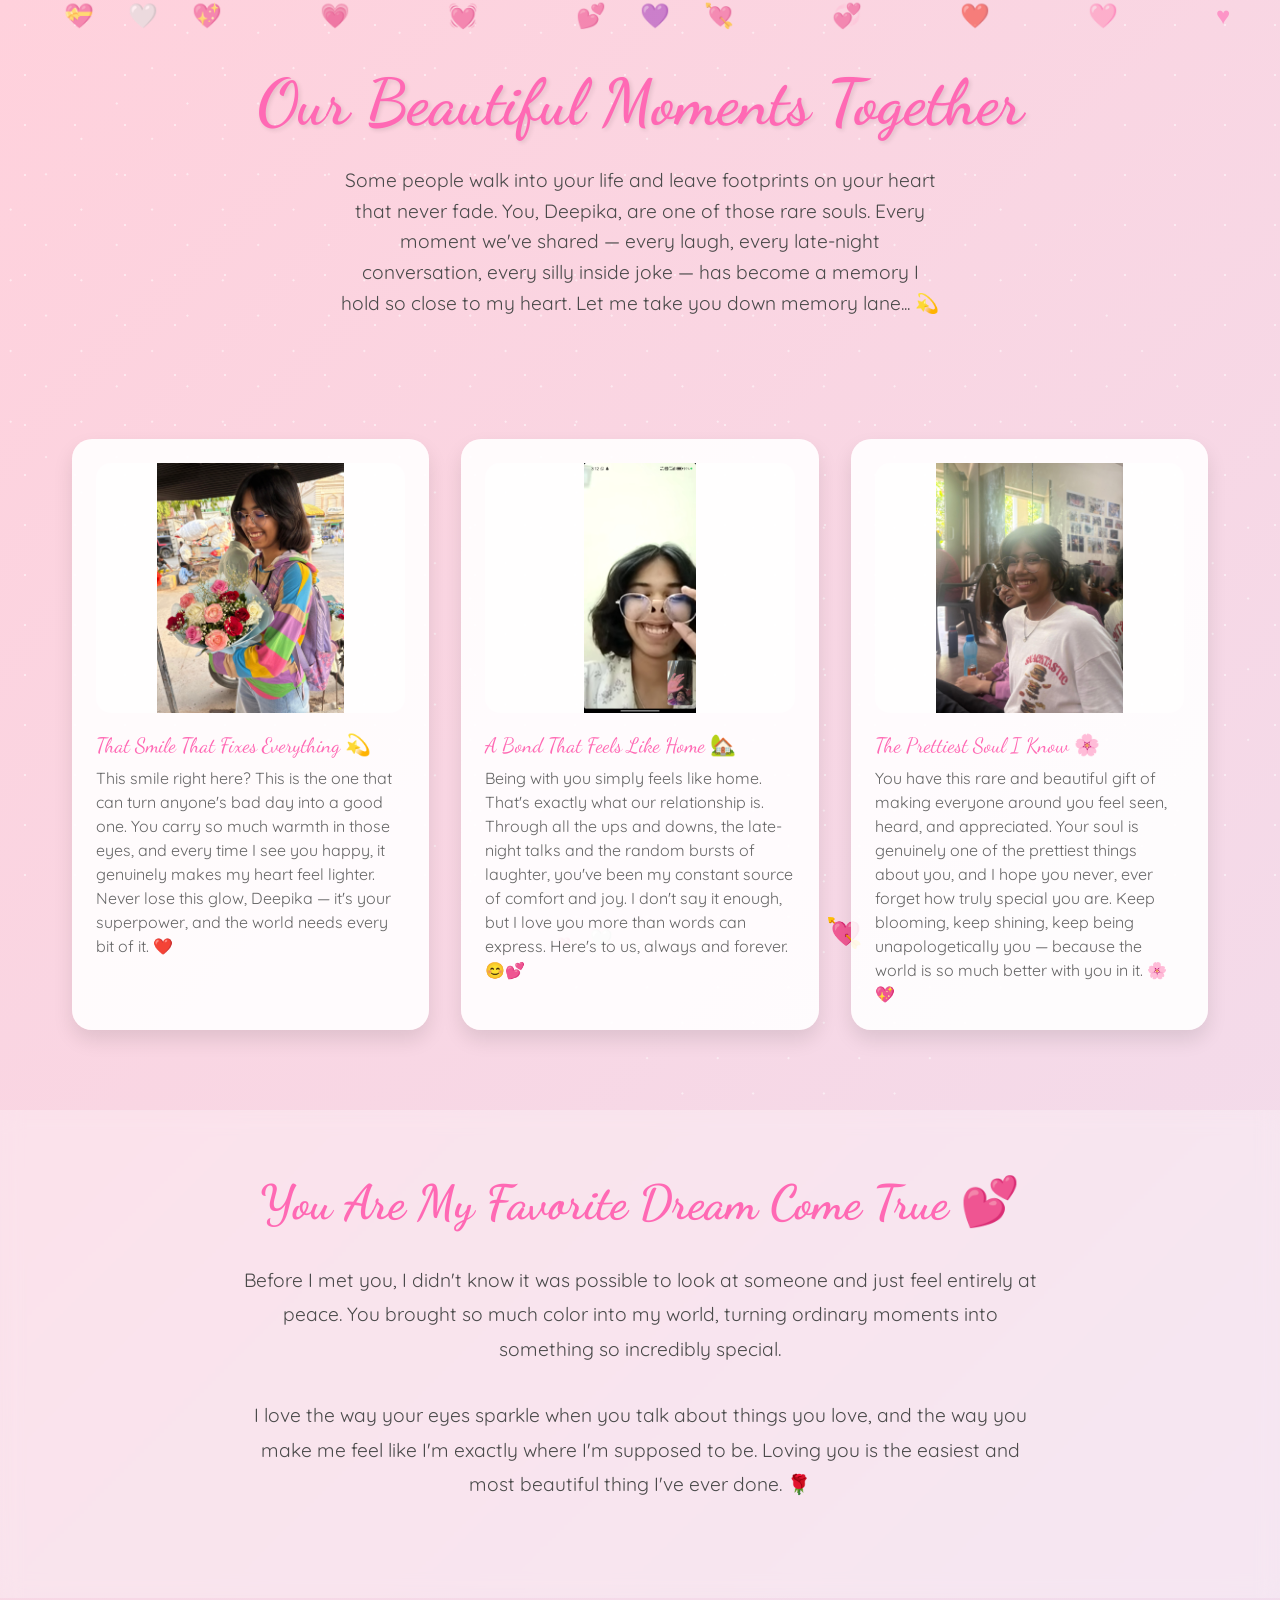
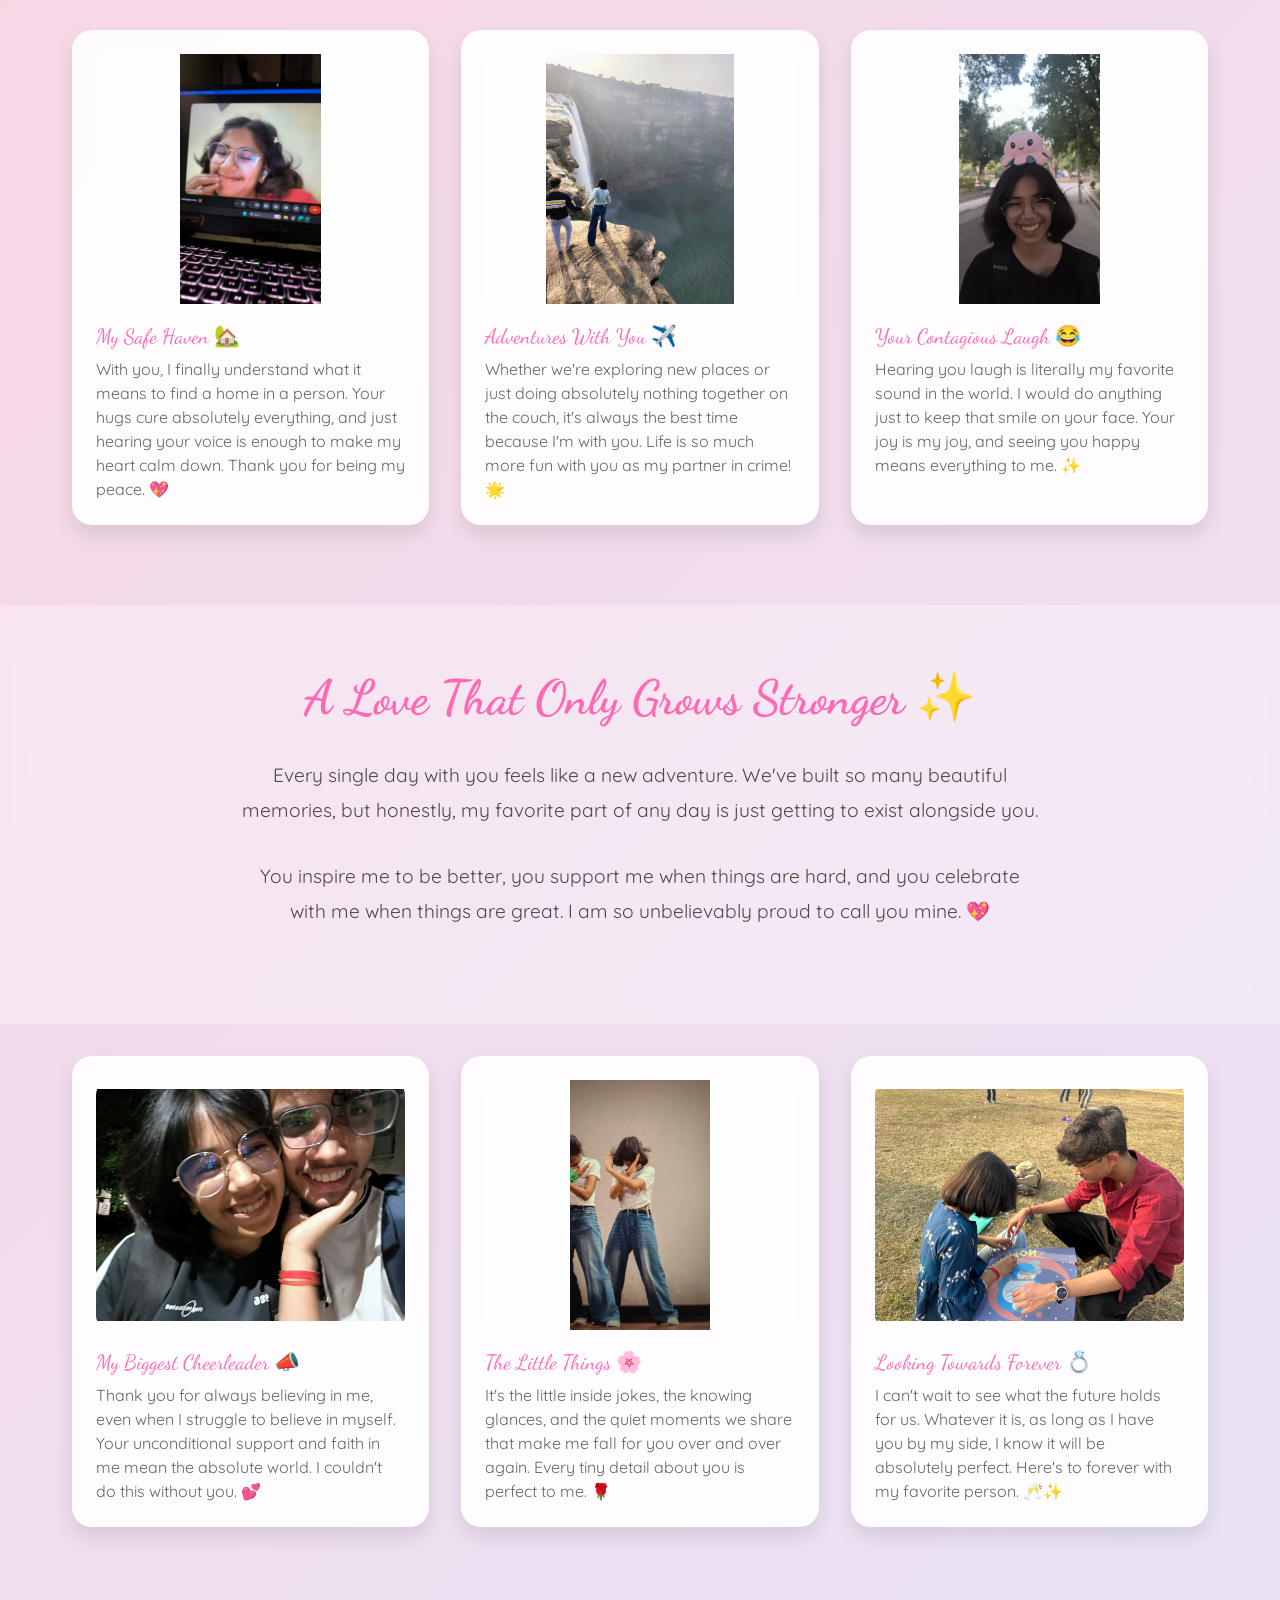
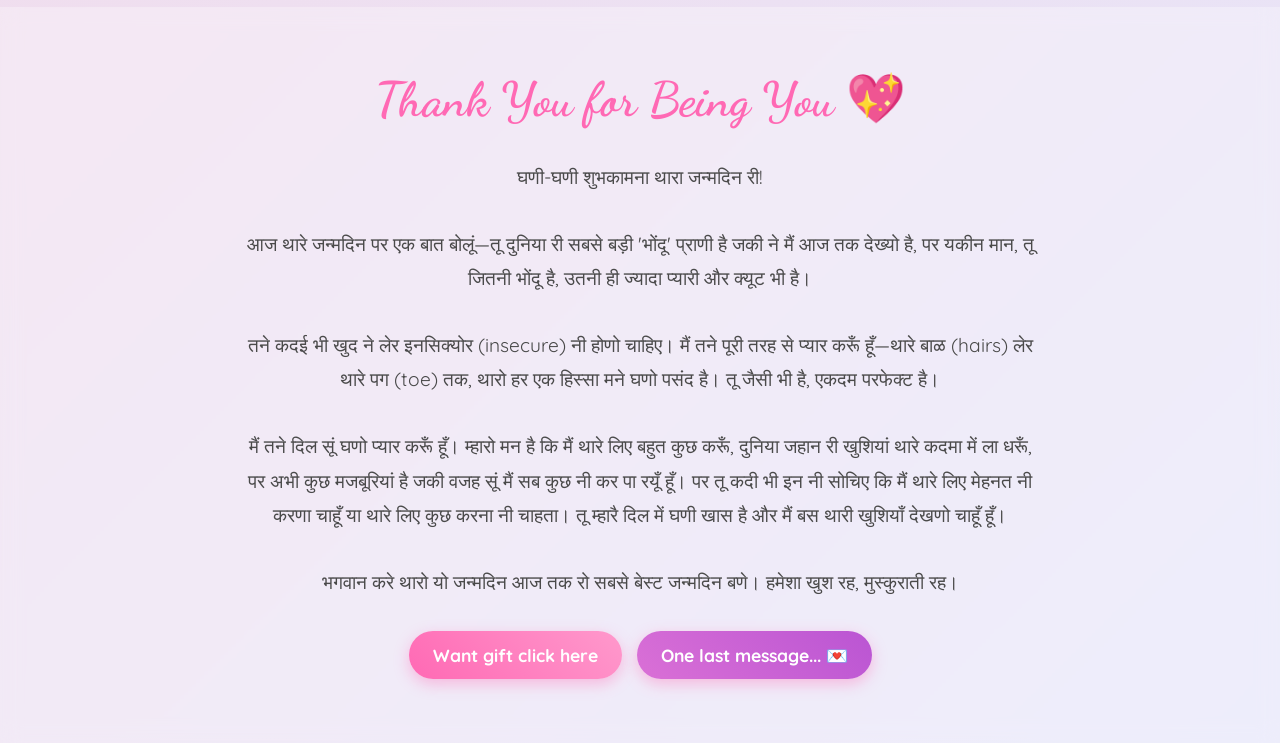
<file: wish website/last.html>
<!DOCTYPE html>
<html lang="en">

<head>
    <meta charset="UTF-8">
    <meta name="viewport" content="width=device-width, initial-scale=1.0">
    <title>Our Beautiful Memories ✨</title>
    <link rel="preload" href="milk-and-mocha-bear-couple.gif" as="image">
    <style>
        @import url('https://fonts.googleapis.com/css2?family=Dancing+Script:wght@700&family=Quicksand:wght@300;400;500;600&display=swap');

        * {
            margin: 0;
            padding: 0;
            box-sizing: border-box;
        }

        .floating-emoji {
            position: fixed;
            pointer-events: none;
            z-index: 2;
            animation: floatUp var(--duration, 6s) linear forwards;
            opacity: 0.8;
        }

        @keyframes floatUp {
            0% {
                transform: translateY(0) rotate(0deg);
                opacity: 0.8;
            }

            100% {
                transform: translateY(-110vh) rotate(360deg);
                opacity: 0;
            }
        }

        body {
            min-height: 100vh;
            background: linear-gradient(135deg,
                    #ffd1dc 0%,
                    #e6e6fa 25%,
                    #ffefd5 50%,
                    #e6e6fa 75%,
                    #ffd1dc 100%);
            background-size: 400% 400%;
            animation: gradientFlow 15s ease infinite;
            font-family: 'Quicksand', sans-serif;
            overflow-x: hidden;
            color: #4a4a4a;
        }

        @keyframes gradientFlow {
            0% {
                background-position: 0% 50%;
            }

            50% {
                background-position: 100% 50%;
            }

            100% {
                background-position: 0% 50%;
            }
        }

        /* Enhanced Sparkle Effect */
        .magic-sparkles {
            position: fixed;
            top: 0;
            left: 0;
            width: 100%;
            height: 100%;
            pointer-events: none;
            z-index: 1;
        }

        .sparkle {
            position: absolute;
            width: 6px;
            height: 6px;
            border-radius: 50%;
            background-color: white;
            animation: twinkle var(--duration, 4s) ease-in-out infinite;
            opacity: 0;
        }

        @keyframes twinkle {

            0%,
            100% {
                opacity: 0;
                transform: scale(0.5);
            }

            50% {
                opacity: 0.8;
                transform: scale(1);
            }
        }

        .magic-sparkles::before,
        .magic-sparkles::after {
            content: '';
            position: absolute;
            width: 100%;
            height: 100%;
            background-image: radial-gradient(circle, white 1px, transparent 1px);
            background-size: 50px 50px;
            animation: sparkleLayer 8s linear infinite;
            opacity: 0.5;
        }

        .magic-sparkles::after {
            animation-delay: -4s;
            transform: rotate(45deg);
        }

        @keyframes sparkleLayer {
            0% {
                transform: translateY(0);
            }

            100% {
                transform: translateY(-50px);
            }
        }

        /* Floating Hearts */
        .floating-hearts {
            position: fixed;
            width: 100%;
            height: 100%;
            pointer-events: none;
            z-index: 2;
        }

        .heart {
            position: absolute;
            font-size: 1.5rem;
            color: rgba(255, 105, 180, 0.6);
            animation: floatHeart var(--float-duration, 6s) ease-in-out infinite;
            animation-delay: var(--delay, 0s);
        }

        @keyframes floatHeart {
            0% {
                transform: translate(0, 100vh) rotate(0deg);
            }

            100% {
                transform: translate(var(--translate-x, 0), -100vh) rotate(360deg);
            }
        }

        /* Welcome Section */
        .welcome {
            text-align: center;
            padding: 4rem 2rem;
            position: relative;
            z-index: 3;
        }

        .welcome h1 {
            font-family: 'Dancing Script', cursive;
            font-size: 4rem;
            color: #ff69b4;
            text-shadow: 2px 2px 4px rgba(0, 0, 0, 0.1);
            animation: fadeInScale 2s ease;
        }

        .welcome p {
            font-size: 1.2rem;
            max-width: 600px;
            margin: 1.5rem auto;
            line-height: 1.6;
            animation: fadeIn 2s ease 0.5s both;
        }

        /* Enhanced Memory Cards */
        .memory-container {
            max-width: 1200px;
            margin: 0 auto;
            padding: 2rem;
            display: grid;
            grid-template-columns: repeat(auto-fit, minmax(300px, 1fr));
            gap: 2rem;
            z-index: 3;
            position: relative;
        }

        .memory-card {
            background: rgba(255, 255, 255, 0.9);
            border-radius: 20px;
            padding: 1.5rem;
            box-shadow: 0 10px 20px rgba(0, 0, 0, 0.1);
            transition: all 0.5s cubic-bezier(0.4, 0, 0.2, 1);
            position: relative;
            overflow: hidden;
        }

        .memory-card:hover {
            transform: translateY(-10px) scale(1.02);
            box-shadow: 0 15px 30px rgba(0, 0, 0, 0.15);
        }

        .memory-card::before {
            content: '';
            position: absolute;
            top: 0;
            left: 0;
            width: 100%;
            height: 100%;
            background: linear-gradient(45deg, transparent, rgba(255, 255, 255, 0.4), transparent);
            transform: translateX(-100%);
            transition: 0.5s;
        }

        .memory-card:hover::before {
            transform: translateX(100%);
        }

        .memory-img {
            width: 100%;
            height: 250px;
            object-fit: contain;
            background-color: rgba(255, 255, 255, 0.6);
            border-radius: 15px;
            margin-bottom: 1rem;
            transition: transform 0.5s ease;
        }

        .memory-card:hover .memory-img {
            transform: scale(1.05);
        }

        .memory-date {
            font-family: 'Dancing Script', cursive;
            color: #ff69b4;
            font-size: 1.3rem;
            margin-bottom: 0.5rem;
        }

        .memory-caption {
            font-size: 1rem;
            line-height: 1.5;
            color: #666;
        }

        /* Final Message Section */
        .final-message {
            text-align: center;
            padding: 4rem 2rem;
            background: rgba(255, 255, 255, 0.3);
            backdrop-filter: blur(10px);
            margin-top: 3rem;
            position: relative;
            z-index: 3;
        }

        .final-message h2 {
            font-family: 'Dancing Script', cursive;
            font-size: 3rem;
            color: #ff69b4;
            margin-bottom: 2rem;
            animation: heartbeat 2s infinite;
        }

        @keyframes heartbeat {

            0%,
            100% {
                transform: scale(1);
            }

            50% {
                transform: scale(1.1);
            }
        }

        .final-message p {
            font-size: 1.2rem;
            max-width: 800px;
            margin: 0 auto 2rem;
            line-height: 1.8;
        }

        .goodbye-btn {
            display: inline-block;
            background: linear-gradient(45deg, #ff69b4, #ff99cc);
            color: white;
            text-decoration: none;
            padding: 0.8rem 1.5rem;
            font-size: 1.1rem;
            border-radius: 50px;
            font-weight: bold;
            box-shadow: 0 5px 15px rgba(255, 105, 180, 0.4);
            transition: all 0.3s ease;
            margin-top: 20px;
            border: none;
            cursor: pointer;
            font-family: 'Quicksand', sans-serif;
        }

        .goodbye-btn:hover {
            transform: translateY(-5px);
            box-shadow: 0 8px 20px rgba(255, 105, 180, 0.6);
        }

        @keyframes float {

            0%,
            100% {
                transform: translateY(0);
            }

            50% {
                transform: translateY(-10px);
            }
        }

        /* Animations */
        @keyframes fadeInScale {
            0% {
                opacity: 0;
                transform: scale(0.8);
            }

            100% {
                opacity: 1;
                transform: scale(1);
            }
        }

        @keyframes fadeIn {
            0% {
                opacity: 0;
            }

            100% {
                opacity: 1;
            }
        }

        /* Generate Hearts */
        .js-generate-hearts {
            position: fixed;
            width: 100%;
            height: 100%;
            pointer-events: none;
            z-index: 2;
        }

        /* Custom Scrollbar */
        ::-webkit-scrollbar {
            width: 12px;
        }

        ::-webkit-scrollbar-track {
            background: rgba(255, 255, 255, 0.4);
        }

        ::-webkit-scrollbar-thumb {
            background: linear-gradient(45deg, #ff69b4, #da70d6);
            border-radius: 6px;
        }

        /* Responsive Design */
        @media (max-width: 768px) {
            .welcome h1 {
                font-size: 3rem;
            }

            .memory-container {
                grid-template-columns: 1fr;
            }

            .final-message h2 {
                font-size: 2.5rem;
            }
        }
    </style>
</head>

<body>
    <div class="magic-sparkles"></div>
    <div class="floating-hearts">
        <div class="heart" style="--float-duration: 5s; --delay: 0s; --translate-x: 20px; left: 5%;">💝</div>
        <div class="heart" style="--float-duration: 7s; --delay: 0.5s; --translate-x: -30px; left: 15%;">💖</div>
        <div class="heart" style="--float-duration: 6s; --delay: 1s; --translate-x: 40px; left: 25%;">💗</div>
        <div class="heart" style="--float-duration: 8s; --delay: 1.5s; --translate-x: -20px; left: 35%;">💓</div>
        <div class="heart" style="--float-duration: 5.5s; --delay: 2s; --translate-x: 30px; left: 45%;">💕</div>
        <div class="heart" style="--float-duration: 9s; --delay: 0.3s; --translate-x: -15px; left: 55%;">💘</div>
        <div class="heart" style="--float-duration: 6.5s; --delay: 2.5s; --translate-x: 25px; left: 65%;">💞</div>
        <div class="heart" style="--float-duration: 7.5s; --delay: 1.2s; --translate-x: -35px; left: 75%;">❤️</div>
        <div class="heart" style="--float-duration: 8.5s; --delay: 3s; --translate-x: 10px; left: 85%;">🩷</div>
        <div class="heart" style="--float-duration: 6s; --delay: 0.8s; --translate-x: -25px; left: 95%;">♥️</div>
        <div class="heart" style="--float-duration: 5s; --delay: 1.8s; --translate-x: 35px; left: 10%;">🤍</div>
        <div class="heart" style="--float-duration: 7s; --delay: 2.2s; --translate-x: -40px; left: 50%;">💜</div>
    </div>

    <section class="welcome">
        <h1>Our Beautiful Moments Together</h1>
        <p>Some people walk into your life and leave footprints on your heart that never fade. You, Deepika, are one of
            those rare souls. Every moment we've shared — every laugh, every late-night conversation, every silly inside
            joke — has become a memory I hold so close to my heart. Let me take you down memory lane... 💫</p>
    </section>

    <div class="memory-container">
        <!-- Row 1 -->
        <div class="memory-card">
            <img src="./d1.jpg" alt="Her Beautiful Smile" class="memory-img">
            <div class="memory-date">That Smile That Fixes Everything 💫</div>
            <div class="memory-caption">This smile right here? This is the one that can turn anyone's bad day into a
                good one. You carry so much warmth in those eyes, and every time I see you happy, it genuinely makes my
                heart feel lighter. Never lose this glow, Deepika — it's your superpower, and the world needs every bit
                of it. ❤️</div>
        </div>
        <div class="memory-card">
            <img src="./d2.jpg" alt="Together Always" class="memory-img">
            <div class="memory-date">A Bond That Feels Like Home 🏡</div>
            <div class="memory-caption">Being with you simply feels like home. That's exactly what our relationship is.
                Through all the ups and downs, the late-night talks and the random bursts of laughter, you've been my
                constant source of comfort and joy. I don't say it enough, but I love you more than words can express.
                Here's to us, always and forever. 😊💕</div>
        </div>
        <div class="memory-card">
            <img src="./d3.jpg" alt="Beautiful Soul" class="memory-img">
            <div class="memory-date">The Prettiest Soul I Know 🌸</div>
            <div class="memory-caption">You have this rare and beautiful gift of making everyone around you feel seen,
                heard, and appreciated. Your soul is genuinely one of the prettiest things about you, and I hope you
                never, ever forget how truly special you are. Keep blooming, keep shining, keep being unapologetically
                you — because the world is so much better with you in it. 🌸💖</div>
        </div>
    </div>

    <!-- First Intermission Message -->
    <section class="final-message">
        <h2>You Are My Favorite Dream Come True 💕</h2>
        <p>Before I met you, I didn't know it was possible to look at someone and just feel entirely at peace. You
            brought so much color into my world, turning ordinary moments into something so incredibly special.</p>
        <p>I love the way your eyes sparkle when you talk about things you love, and the way you make me feel like I'm
            exactly where I'm supposed to be. Loving you is the easiest and most beautiful thing I've ever done. 🌹</p>
    </section>

    <div class="memory-container">
        <!-- Row 2 -->
        <div class="memory-card">
            <img src="./d4.jpg" alt="My Safe Haven" class="memory-img">
            <div class="memory-date">My Safe Haven 🏡</div>
            <div class="memory-caption">With you, I finally understand what it means to find a home in a person. Your
                hugs cure absolutely everything, and just hearing your voice is enough to make my heart calm down. Thank
                you for being my peace. 💖</div>
        </div>
        <div class="memory-card">
            <img src="./d5.jpg" alt="Adventures With You" class="memory-img">
            <div class="memory-date">Adventures With You ✈️</div>
            <div class="memory-caption">Whether we're exploring new places or just doing absolutely nothing together on
                the couch, it's always the best time because I'm with you. Life is so much more fun with you as my
                partner in crime! 🌟</div>
        </div>
        <div class="memory-card">
            <img src="./d6.jpg" alt="Your Contagious Laugh" class="memory-img">
            <div class="memory-date">Your Contagious Laugh 😂</div>
            <div class="memory-caption">Hearing you laugh is literally my favorite sound in the world. I would do
                anything just to keep that smile on your face. Your joy is my joy, and seeing you happy means everything
                to me. ✨</div>
        </div>
    </div>

    <!-- Second Intermission Message -->
    <section class="final-message">
        <h2>A Love That Only Grows Stronger ✨</h2>
        <p>Every single day with you feels like a new adventure. We've built so many beautiful memories, but honestly,
            my favorite part of any day is just getting to exist alongside you.</p>
        <p>You inspire me to be better, you support me when things are hard, and you celebrate with me when things are
            great. I am so unbelievably proud to call you mine. 💖</p>
    </section>

    <div class="memory-container">
        <!-- Row 3 -->
        <div class="memory-card">
            <img src="./d7.jpg" alt="My Biggest Cheerleader" class="memory-img">
            <div class="memory-date">My Biggest Cheerleader 📣</div>
            <div class="memory-caption">Thank you for always believing in me, even when I struggle to believe in myself.
                Your unconditional support and faith in me mean the absolute world. I couldn't do this without you. 💕
            </div>
        </div>
        <div class="memory-card">
            <img src="./d8.jpg" alt="The Little Things" class="memory-img">
            <div class="memory-date">The Little Things 🌸</div>
            <div class="memory-caption">It's the little inside jokes, the knowing glances, and the quiet moments we
                share that make me fall for you over and over again. Every tiny detail about you is perfect to me. 🌹
            </div>
        </div>
        <div class="memory-card">
            <img src="./d9.jpg" alt="Looking Towards Forever" class="memory-img">
            <div class="memory-date">Looking Towards Forever 💍</div>
            <div class="memory-caption">I can't wait to see what the future holds for us. Whatever it is, as long as I
                have you by my side, I know it will be absolutely perfect. Here's to forever with my favorite person.
                🥂✨</div>
        </div>
    </div>

    <!-- Final Message and Button -->
    <section class="final-message">
        <h2>Thank You for Being You 💖</h2>

        <p>घणी-घणी शुभकामना थारा जन्मदिन री!</p>

        <p>आज थारे जन्मदिन पर एक बात बोलूं—तू दुनिया री सबसे बड़ी 'भोंदू' प्राणी है जकी ने मैं आज तक देख्यो है, पर यकीन
            मान, तू जितनी भोंदू है, उतनी ही ज्यादा प्यारी और क्यूट भी है।</p>

        <p>तने कदई भी खुद ने लेर इनसिक्योर (insecure) नी होणो चाहिए। मैं तने पूरी तरह से प्यार करूँ हूँ—थारे बाळ (hairs)
            लेर थारे पग (toe) तक, थारो हर एक हिस्सा मने घणो पसंद है। तू जैसी भी है, एकदम परफेक्ट है।</p>

        <p>मैं तने दिल सूं घणो प्यार करूँ हूँ। म्हारो मन है कि मैं थारे लिए बहुत कुछ करूँ, दुनिया जहान री खुशियां थारे
            कदमा में ला धरूँ, पर अभी कुछ मजबूरियां है जकी वजह सूं मैं सब कुछ नी कर पा रयूँ हूँ। पर तू कदी भी इन नी सोचिए
            कि मैं थारे लिए मेहनत नी करणा चाहूँ या थारे लिए कुछ करना नी चाहता। तू म्हारै दिल में घणी खास है और मैं बस
            थारी खुशियाँ देखणो चाहूँ हूँ।</p>
        <p>भगवान करे थारो यो जन्मदिन आज तक रो सबसे बेस्ट जन्मदिन बणे। हमेशा खुश रह, मुस्कुराती रह।</p>
        <div class="btn-group" style="display: flex; justify-content: center; flex-wrap: wrap; gap: 15px; margin-top: 20px;">
            <button class="goodbye-btn" id="giftBtn" style="margin-top: 0;">Want gift click here</button>
            <button class="goodbye-btn" id="finalMessageBtn" style="margin-top: 0; background: linear-gradient(45deg, #da70d6, #ba55d3);">One last message... 💌</button>
        </div>
    </section>

    <!-- Gift Popup -->
    <div id="gift-popup"
        style="display: none; position: fixed; top: 0; left: 0; width: 100%; height: 100%; background: rgba(0,0,0,0.8); z-index: 10000; align-items: center; justify-content: center;">
        <div style="max-width: 90%; max-height: 90%; text-align: center;">
            <img src="milk-and-mocha-bear-couple.gif" alt="Gift GIF"
                style="max-width: 100%; max-height: 80vh; border-radius: 20px; box-shadow: 0 0 30px rgba(255,105,180,0.8);">
        </div>
    </div>

    <div class="js-generate-hearts"></div>
    <script>
        const hearts = ['💖', '💗', '💕', '💓', '💝', '💘', '💞', '❤️', '🩷', '♥️', '🤍', '💜', '🧡'];
        function createHeart() {
            const heart = document.createElement('div');
            heart.innerHTML = hearts[Math.floor(Math.random() * hearts.length)];
            heart.style.position = 'fixed';
            heart.style.left = Math.random() * 100 + 'vw';
            heart.style.bottom = '-50px';
            heart.style.pointerEvents = 'none';
            heart.style.zIndex = '2';
            heart.style.fontSize = (Math.random() * 20 + 10) + 'px';
            heart.style.animation = `float ${Math.random() * 5 + 5}s linear forwards`;
            document.querySelector('.js-generate-hearts').appendChild(heart);
            setTimeout(() => heart.remove(), 10000);
        }
        setInterval(createHeart, 800);

        // Gift Button Logic
        document.getElementById('giftBtn').addEventListener('click', (e) => {
            e.preventDefault();
            const popup = document.getElementById('gift-popup');
            popup.style.display = 'flex';

            // Burst effect
            for (let i = 0; i < 300; i++) {
                const heart = document.createElement('div');
                heart.innerHTML = hearts[Math.floor(Math.random() * hearts.length)];
                heart.style.position = 'fixed';
                heart.style.left = window.innerWidth / 2 + 'px';
                heart.style.top = window.innerHeight / 2 + 'px';
                heart.style.fontSize = (Math.random() * 20 + 10) + 'px';
                heart.style.pointerEvents = 'none';
                heart.style.zIndex = 10001;
                document.body.appendChild(heart);

                const angle = Math.random() * Math.PI * 2;
                const velocity = 200 + Math.random() * 800;
                const tx = Math.cos(angle) * velocity;
                const ty = Math.sin(angle) * velocity;

                heart.animate([
                    { transform: 'translate(0, 0)', opacity: 1 },
                    { transform: `translate(${tx}px, ${ty}px)`, opacity: 0 }
                ], {
                    duration: 1000 + Math.random() * 1000,
                    easing: 'ease-out'
                }).onfinish = () => heart.remove();
            }

            // Rain effect
            const rainInterval = setInterval(() => {
                const heart = document.createElement('div');
                heart.innerHTML = hearts[Math.floor(Math.random() * hearts.length)];
                heart.style.position = 'fixed';
                heart.style.left = Math.random() * 100 + 'vw';
                heart.style.top = '-50px';
                heart.style.fontSize = (Math.random() * 20 + 10) + 'px';
                heart.style.pointerEvents = 'none';
                heart.style.zIndex = 10001;
                document.body.appendChild(heart);

                heart.animate([
                    { transform: 'translateY(0) rotate(0)', opacity: 1 },
                    { transform: `translateY(${window.innerHeight + 100}px) rotate(${Math.random() * 360}deg)`, opacity: 0 }
                ], {
                    duration: 2000 + Math.random() * 2000,
                    easing: 'linear'
                }).onfinish = () => heart.remove();
            }, 30);

            // Close after 8 seconds (ensuring at least 5 seconds)
            const closeTimeout = setTimeout(() => {
                cleanupPopup();
            }, 8000);

            const cleanupPopup = () => {
                clearInterval(rainInterval);
                popup.style.display = 'none';
                popup.removeEventListener('click', cleanupPopup);
                clearTimeout(closeTimeout);
            };
            
            // Allow manual click to close
            popup.addEventListener('click', cleanupPopup);
        });

        // Final Message Button Logic
        document.getElementById('finalMessageBtn').addEventListener('click', () => {
            document.body.style.transition = 'opacity 1s ease';
            document.body.style.opacity = '0';
            setTimeout(() => {
                window.location.href = 'final.html';
            }, 1000);
        });
    </script>
</body>

</html>
</file>
<file: wish website/style.css>
* {
    margin: 0;
    padding: 0;
    box-sizing: border-box;
}

body {
    min-height: 100vh;
    display: flex;
    flex-direction: column;
    align-items: center;
    justify-content: center;
    background: linear-gradient(-45deg, #fee9f7, #e8f5fe, #fef2e8, #f0ffe8);
    background-size: 400% 400%;
    animation: gradientBG 15s ease infinite;
    font-family: 'Arial Rounded MT Bold', Arial, sans-serif;
    overflow: hidden;
    position: relative;
}

.container {
    text-align: center;
    z-index: 1;
}

h1 {
    font-size: 3.5rem;
    color: #ff69b4;
    text-shadow: 0 0 10px rgba(255, 105, 180, 0.5);
    margin-bottom: 2rem;
    opacity: 0;
}

.greeting {
    font-size: 1.5rem;
    color: #8a2be2;
    margin-bottom: 3rem;
    min-height: 2em;
}

.cta-button {
    padding: 0.8rem 1.5rem;
    font-size: 1rem;
    background: linear-gradient(45deg, #ff69b4, #ff99cc);
    border: none;
    border-radius: 50px;
    color: white;
    cursor: pointer;
    box-shadow: 0 0 15px rgba(255, 105, 180, 0.5);
    transition: transform 0.3s, box-shadow 0.3s;
    opacity: 0;
}

.cta-button:hover {
    transform: scale(1.1);
    box-shadow: 0 0 25px rgba(255, 105, 180, 0.7);
}

.floating {
    position: absolute;
    pointer-events: none;
    opacity: 0;
}

@keyframes gradientBG {
    0% { background-position: 0% 50%; }
    50% { background-position: 100% 50%; }
    100% { background-position: 0% 50%; }
}

@media (max-width: 768px) {
    h1 { font-size: 2rem; }
    .greeting { font-size: 1.2rem; }
    .cta-button { font-size: 1rem; }
}
</file>
<file: wish website/cause.css>
@import url('https://fonts.googleapis.com/css2?family=Bubblegum+Sans&family=Comic+Neue:wght@700&family=Quicksand:wght@500&display=swap');

* {
    margin: 0;
    padding: 0;
    box-sizing: border-box;
}

body {
    min-height: 100vh;
    background: linear-gradient(-45deg, #ffe6e6, #e6e6ff, #ffebf5);
    background-size: 400% 400%;
    animation: gradientBG 15s ease infinite;
    font-family: 'Quicksand', sans-serif;
    overflow-x: hidden;
    padding: 2rem;
}



.container {
    max-width: 1200px;
    margin: 0 auto;
    text-align: center;
    position: relative;
    z-index: 1;
}

h1 {
    font-family: 'Bubblegum Sans', cursive;
    font-size: 3rem;
    color: #ff69b4;
    text-shadow: 2px 2px 4px rgba(255, 105, 180, 0.3);
    margin-bottom: 2rem;
    animation: bounce 1s ease infinite;
}

.reason-card {
    background: rgba(255, 255, 255, 0.9);
    border-radius: 20px;
    padding: 2rem;
    margin: 1.5rem;
    box-shadow: 0 5px 15px rgba(0, 0, 0, 0.1);
    transition: transform 0.3s, box-shadow 0.3s;
    cursor: pointer;
    position: relative;
    overflow: hidden;
    min-height: 250px;
    height: auto;
}

.reason-card:hover {
    transform: translateY(-5px);
    box-shadow: 0 8px 25px rgba(255, 105, 180, 0.2);
}

.reason-text {
    font-size: 1.2rem;
    margin-bottom: 1rem;
    position: relative;
    z-index: 2;
}

.gif-overlay {
    position: absolute;
    top: 0;
    left: 0;
    width: 100%;
    height: 100%;
    background: rgba(255, 255, 255, 0.95);
    display: flex;
    align-items: center;
    justify-content: center;
    opacity: 0;
    transition: opacity 0.3s;
    z-index: 1;
}

.gif-overlay img {
    max-width: 100%;
    max-height: 100%;
    object-fit: contain;
}

.reason-card:hover .gif-overlay {
    opacity: 1;
}

.shuffle-button {
    background: linear-gradient(45deg, #ff69b4, #ff99cc);
    border: none;
    border-radius: 50px;
    padding: 0.8rem 1.5rem;
    font-size: 1.1rem;
    color: white;
    margin: 2rem 0;
    cursor: pointer;
    transition: transform 0.3s;
    font-family: 'Comic Neue', cursive;
    box-shadow: 0 5px 15px rgba(255, 105, 180, 0.3);
}

.shuffle-button:hover {
    transform: scale(1.1);
}

.floating {
    position: fixed;
    pointer-events: none;
    animation: float 3s ease-in-out infinite;
}

.ending-section {
    margin-top: 4rem;
    padding: 2rem;
    text-align: center;
}

.ending-text {
    font-family: 'Bubblegum Sans', cursive;
    font-size: 2rem;
    color: #ff69b4;
    margin-bottom: 2rem;
    opacity: 0;
    transform: translateY(20px);
}

.teddy-hug {
    width: 200px;
    margin: 0 auto;
    transform: scale(0);
}

@keyframes gradientBG {
    0% { background-position: 0% 50%; }
    50% { background-position: 100% 50%; }
    100% { background-position: 0% 50%; }
}

@keyframes float {
    0%, 100% { transform: translateY(0); }
    50% { transform: translateY(-20px); }
}

@keyframes bounce {
    0%, 100% { transform: translateY(0); }
    50% { transform: translateY(-10px); }
}

@media (max-width: 768px) {
    h1 { font-size: 2rem; }
    .reason-card { margin: 1rem; }
    .reason-text { font-size: 1rem; }
}
.shuffle-button {
    background: linear-gradient(45deg, #ff69b4, #ff99cc);
    border: none;
    border-radius: 50px;
    padding: 1rem 2rem;
    font-size: 1.2rem;
    color: white;
    margin: 2rem 0;
    cursor: pointer;
    transition: all 0.3s;
    font-family: 'Comic Neue', cursive;
    box-shadow: 0 5px 15px rgba(255, 105, 180, 0.3);
}

.shuffle-button.story-mode {
    background: linear-gradient(45deg, #9b6dff, #ff6dc7);
    transform: scale(1.1);
}

.shuffle-button:hover {
    transform: scale(1.1);
}

.shuffle-button.story-mode:hover {
    transform: scale(1.2);
}

.reason-counter {
    font-size: 0.9rem;
    color: #ff69b4;
    margin-top: 1rem;
    opacity: 0.7;
}
</file>
